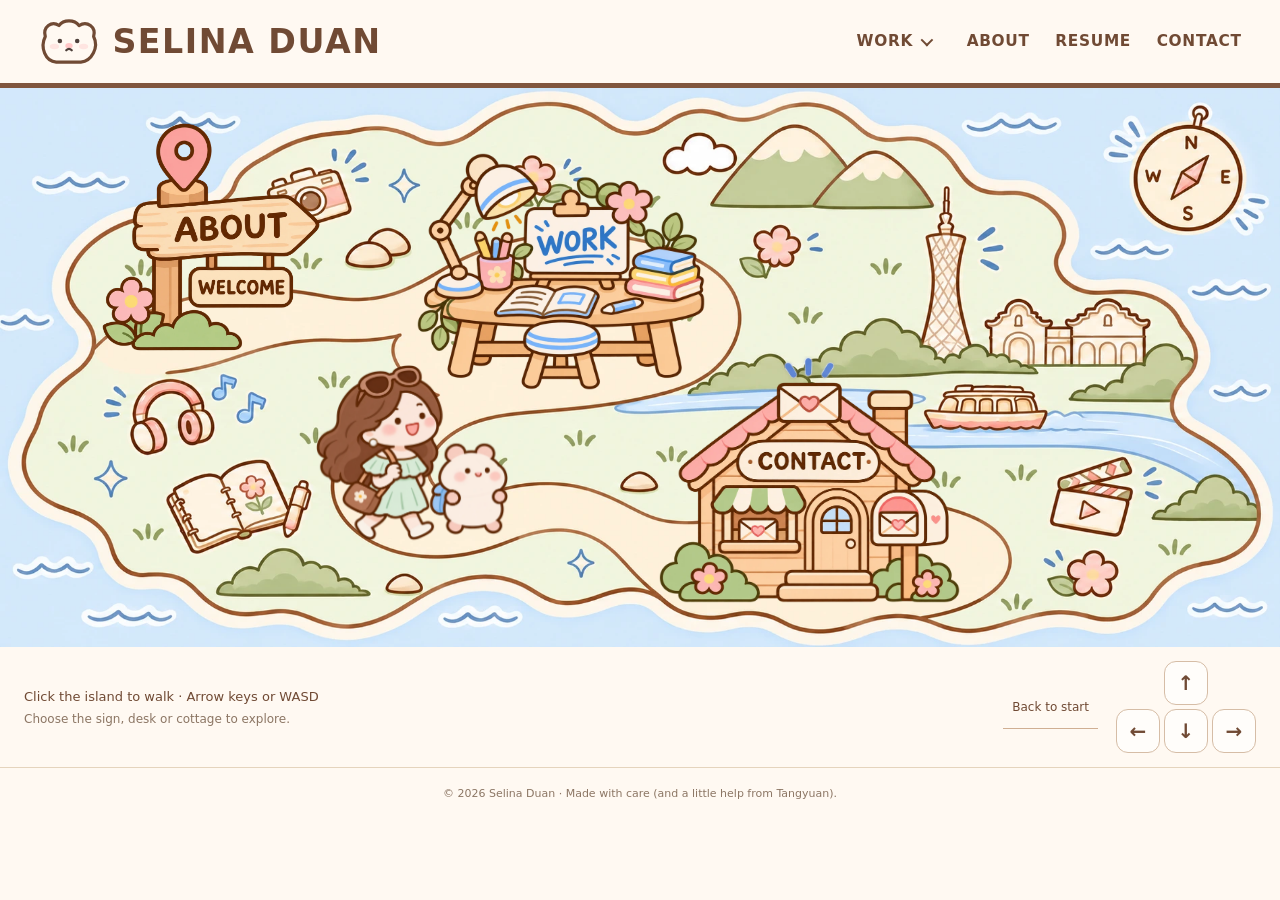
<file: index.html>
<!doctype html>
<html lang="en"><head><meta charset="utf-8"><meta name="viewport" content="width=device-width,initial-scale=1">
<title>Selina Duan — A Little Creative Atlas</title><meta name="description" content="Explore Selina and Tangyuan’s little island. Discover creative work, meet Selina, and get in touch.">
<link rel="stylesheet" href="atlas.css?v=1"><link rel="stylesheet" href="work-nav.css?v=20261111g">
<script src="atlas.js?v=1" defer></script><script src="work-nav.js?v=20261111g" defer></script></head><body>
<a class="skip-link" href="#travelMap">Skip to the island</a>
<header class="topbar">
  <a class="brand" href="index.html" aria-label="Selina Duan home"><svg class="brand-hamster" viewBox="0 0 68 56" aria-hidden="true"><path d="M8 22C5 12 15 4 23 10c5-7 17-7 22 0 9-6 19 2 16 12 6 12-2 27-14 28H20C8 49 2 34 8 22Z" fill="#fff9f2" stroke="#704a34" stroke-width="3.5" stroke-linejoin="round"/><circle cx="24" cy="27" r="2.5" fill="#4d403a"/><circle cx="43" cy="27" r="2.5" fill="#4d403a"/><ellipse cx="34" cy="32" rx="4" ry="3" fill="#ffc7c7"/><path d="M31 37q3-3 6 0" fill="none" stroke="#4d403a" stroke-width="2.5" stroke-linecap="round"/><ellipse cx="18" cy="33" rx="5" ry="3" fill="#ffc7c766"/><ellipse cx="50" cy="33" rx="5" ry="3" fill="#ffc7c766"/></svg><span>Selina Duan</span></a>
  <button class="menu" aria-label="Open navigation" aria-expanded="false" aria-controls="mainNav">☰</button>
  <nav id="mainNav" class="nav" aria-label="Main navigation"><a href="work.html">Work</a><a href="about.html">About</a><a href="resume.html">Resume</a><a href="contact.html">Contact</a></nav>
</header>
<main><h1 class="sr-only">Explore Selina’s creative island</h1>
<div class="atlas-viewport"><div class="atlas-stage" id="travelMap" tabindex="0" aria-label="Selina’s interactive island" aria-describedby="atlasHint">
<img class="atlas-background" src="assets/atlas/background.webp" width="1897" height="829" alt="A pastel island with a winding path, Guangzhou landmarks, mountains and a river." fetchpriority="high" draggable="false">
<a class="atlas-entry entry-about" href="about.html" aria-label="About Selina — welcome sign"><img src="assets/atlas/about.webp" alt="" draggable="false"></a>
<a class="atlas-entry entry-work" href="work.html" aria-label="Explore Work — creative desk"><img src="assets/atlas/work.webp" alt="" draggable="false"></a>
<a class="atlas-entry entry-contact" href="contact.html" aria-label="Contact Selina — mail cottage"><img src="assets/atlas/contact.webp" alt="" draggable="false"></a>
<div class="atlas-destination" aria-hidden="true"></div>
<div class="atlas-actor" id="traveler" role="img" aria-label="Selina and Tangyuan exploring together"><div class="actor-turn"><div class="actor-facing"><img class="actor-sprite" src="assets/atlas/characters.webp" alt="" draggable="false"></div></div></div>
</div></div>
<div class="atlas-toolbar"><p class="atlas-hint" id="atlasHint">Click the island to walk · Arrow keys or WASD<span>Choose the sign, desk or cottage to explore.</span></p><div class="atlas-actions"><button class="reset-walk" type="button" id="resetWalk">Back to start</button><div class="direction-pad" role="group" aria-label="Walking controls"><button type="button" data-direction="up" aria-label="Walk up">↑</button><button type="button" data-direction="left" aria-label="Walk left">←</button><button type="button" data-direction="down" aria-label="Walk down">↓</button><button type="button" data-direction="right" aria-label="Walk right">→</button></div></div></div>
<p id="atlasStatus" class="sr-only" role="status" aria-live="polite"></p><p id="atlasError" class="atlas-error" hidden>Some island artwork could not load. Please refresh, or use the navigation above to explore.</p>
<noscript><p class="atlas-error">Walking needs JavaScript. You can still open About, Work and Contact from the illustrated entrances or navigation.</p></noscript>
</main><footer class="atlas-footer">© 2026 Selina Duan · Made with care (and a little help from Tangyuan).</footer>
</body></html>
</file>
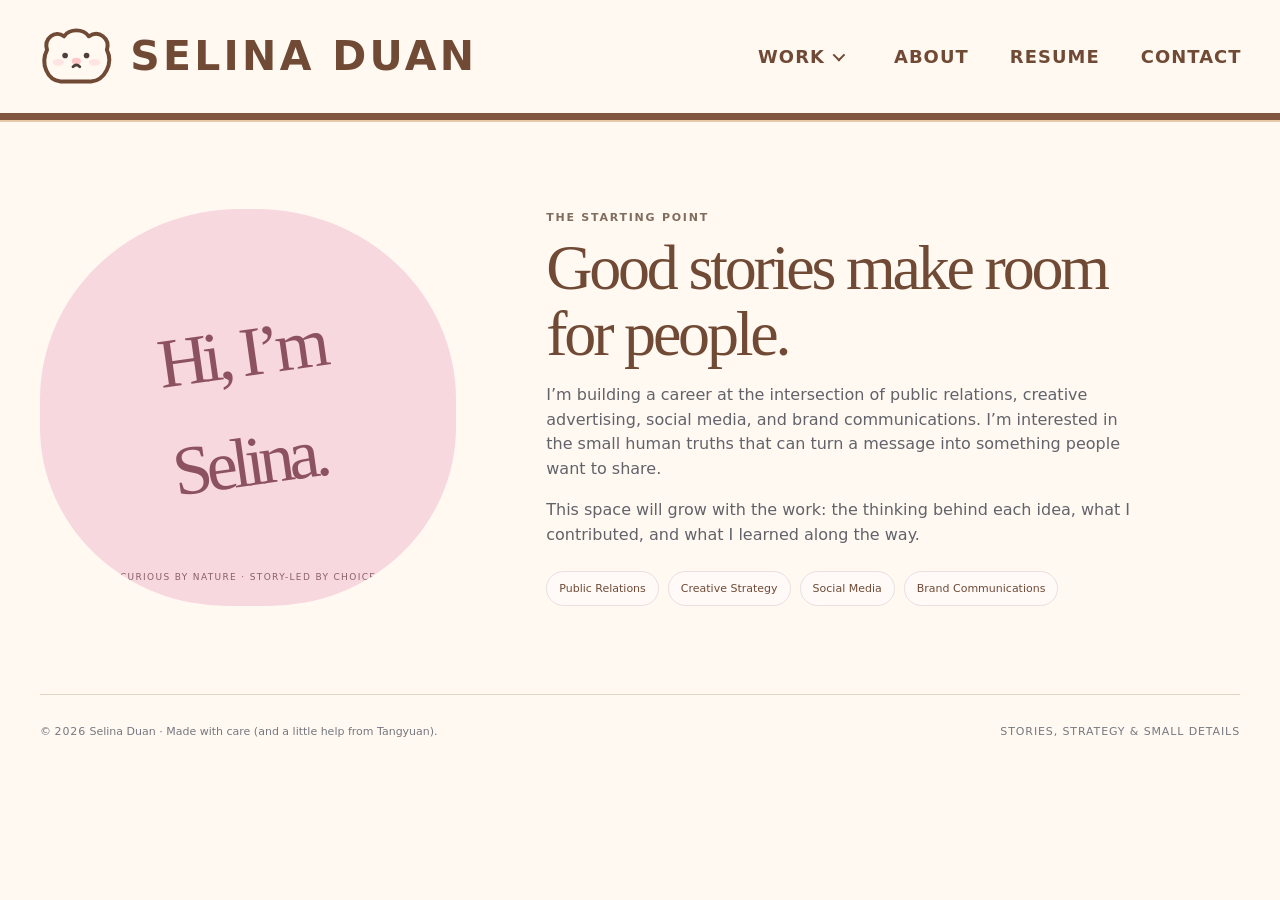
<file: about.html>
<!doctype html>
<html lang="en"><head><meta charset="utf-8"><meta name="viewport" content="width=device-width,initial-scale=1"><title>About Selina Duan</title><link rel="stylesheet" href="portfolio.css"><link rel="stylesheet" href="work-nav.css?v=20261111g"></head><body><header class="topbar">
  <a class="brand" href="index.html" aria-label="Selina Duan home"><svg class="brand-hamster" viewBox="0 0 68 56" aria-hidden="true"><path d="M8 22C5 12 15 4 23 10c5-7 17-7 22 0 9-6 19 2 16 12 6 12-2 27-14 28H20C8 49 2 34 8 22Z" fill="#fff9f2" stroke="#704a34" stroke-width="3.5" stroke-linejoin="round"/><circle cx="24" cy="27" r="2.5" fill="#4d403a"/><circle cx="43" cy="27" r="2.5" fill="#4d403a"/><ellipse cx="34" cy="32" rx="4" ry="3" fill="#ffc7c7"/><path d="M31 37q3-3 6 0" fill="none" stroke="#4d403a" stroke-width="2.5" stroke-linecap="round"/><ellipse cx="18" cy="33" rx="5" ry="3" fill="#ffc7c766"/><ellipse cx="50" cy="33" rx="5" ry="3" fill="#ffc7c766"/></svg><span>Selina Duan</span></a>
  <button class="menu" aria-label="Open navigation" aria-expanded="false">☰</button>
  <nav class="nav" aria-label="Main navigation"><a href="work.html">Work</a><a href="photography.html">Photography</a><a class="current" href="about.html">About</a><a href="resume.html">Resume</a><a href="contact.html">Contact</a></nav>
</header><main><section class="section" id="about"><div class="wrap about-grid"><div class="about-stamp"><span>Hi, I’m<br>Selina.</span><small>Curious by nature · Story-led by choice</small></div><div class="about-copy"><div class="kicker">The starting point</div><h2>Good stories make room for people.</h2><p>I’m building a career at the intersection of public relations, creative advertising, social media, and brand communications. I’m interested in the small human truths that can turn a message into something people want to share.</p><p>This space will grow with the work: the thinking behind each idea, what I contributed, and what I learned along the way.</p><div class="focus-list"><span>Public Relations</span><span>Creative Strategy</span><span>Social Media</span><span>Brand Communications</span></div></div></div></section></main><footer class="wrap footer"><span>© <span>2026</span> Selina Duan · Made with care (and a little help from Tangyuan).</span><span>Stories, strategy & small details</span></footer><script>const menu=document.querySelector(".menu"),nav=document.querySelector(".nav");if(menu&&nav){menu.addEventListener("click",()=>{const open=nav.classList.toggle("open");menu.setAttribute("aria-expanded",open);menu.textContent=open?"×":"☰"});nav.querySelectorAll("a").forEach(a=>a.addEventListener("click",()=>{nav.classList.remove("open");menu.setAttribute("aria-expanded","false");menu.textContent="☰"}))}</script><script src="work-nav.js?v=20261111g"></script></body></html>
</file>
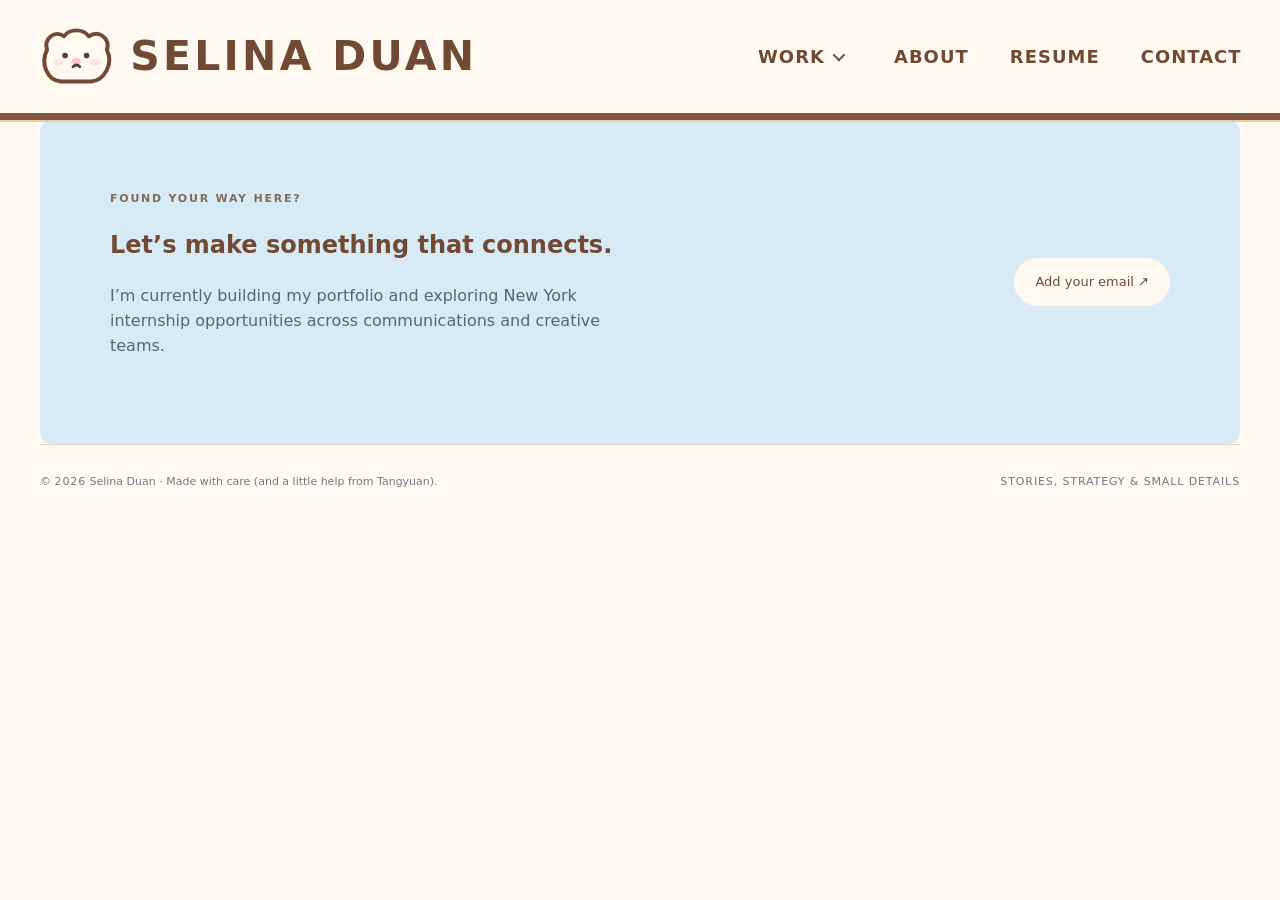
<file: contact.html>
<!doctype html>
<html lang="en"><head><meta charset="utf-8"><meta name="viewport" content="width=device-width,initial-scale=1"><title>Contact — Selina Duan</title><link rel="stylesheet" href="portfolio.css"><link rel="stylesheet" href="work-nav.css?v=20261111g"></head><body><header class="topbar">
  <a class="brand" href="index.html" aria-label="Selina Duan home"><svg class="brand-hamster" viewBox="0 0 68 56" aria-hidden="true"><path d="M8 22C5 12 15 4 23 10c5-7 17-7 22 0 9-6 19 2 16 12 6 12-2 27-14 28H20C8 49 2 34 8 22Z" fill="#fff9f2" stroke="#704a34" stroke-width="3.5" stroke-linejoin="round"/><circle cx="24" cy="27" r="2.5" fill="#4d403a"/><circle cx="43" cy="27" r="2.5" fill="#4d403a"/><ellipse cx="34" cy="32" rx="4" ry="3" fill="#ffc7c7"/><path d="M31 37q3-3 6 0" fill="none" stroke="#4d403a" stroke-width="2.5" stroke-linecap="round"/><ellipse cx="18" cy="33" rx="5" ry="3" fill="#ffc7c766"/><ellipse cx="50" cy="33" rx="5" ry="3" fill="#ffc7c766"/></svg><span>Selina Duan</span></a>
  <button class="menu" aria-label="Open navigation" aria-expanded="false">☰</button>
  <nav class="nav" aria-label="Main navigation"><a href="work.html">Work</a><a href="photography.html">Photography</a><a href="about.html">About</a><a href="resume.html">Resume</a><a class="current" href="contact.html">Contact</a></nav>
</header><main><section class="wrap contact" id="contact"><div><div class="kicker">Found your way here?</div><h2>Let’s make something that connects.</h2><p>I’m currently building my portfolio and exploring New York internship opportunities across communications and creative teams.</p></div><a class="pill" href="mailto:ADD-YOUR-EMAIL">Add your email ↗</a></section></main><footer class="wrap footer"><span>© <span>2026</span> Selina Duan · Made with care (and a little help from Tangyuan).</span><span>Stories, strategy & small details</span></footer><script>const menu=document.querySelector(".menu"),nav=document.querySelector(".nav");if(menu&&nav){menu.addEventListener("click",()=>{const open=nav.classList.toggle("open");menu.setAttribute("aria-expanded",open);menu.textContent=open?"×":"☰"});nav.querySelectorAll("a").forEach(a=>a.addEventListener("click",()=>{nav.classList.remove("open");menu.setAttribute("aria-expanded","false");menu.textContent="☰"}))}</script><script src="work-nav.js?v=20261111g"></script></body></html>
</file>
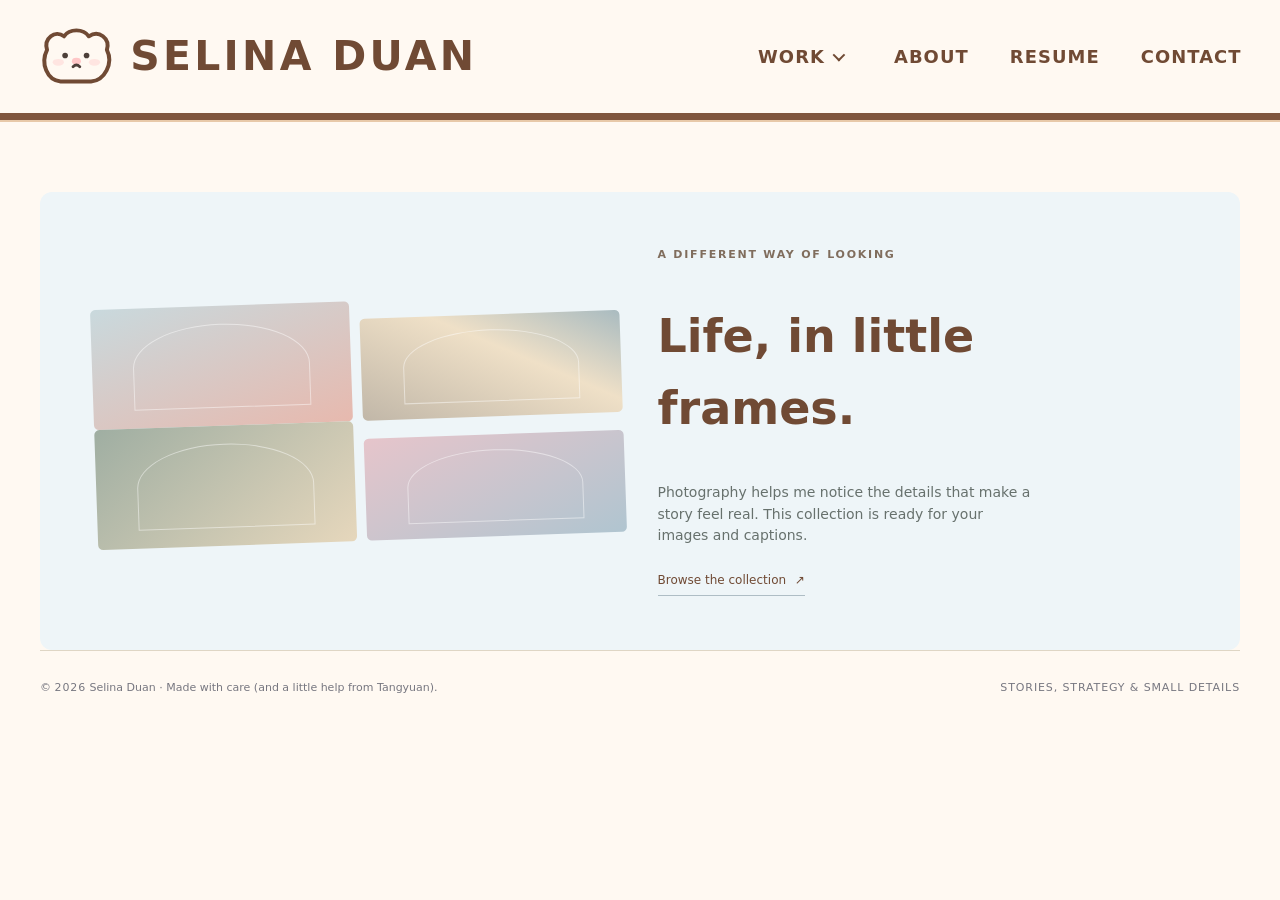
<file: photography.html>
<!doctype html>
<html lang="en"><head><meta charset="utf-8"><meta name="viewport" content="width=device-width,initial-scale=1"><title>Photography — Selina Duan</title><link rel="stylesheet" href="portfolio.css"><link rel="stylesheet" href="work-nav.css?v=20261111g"></head><body><header class="topbar">
  <a class="brand" href="index.html" aria-label="Selina Duan home"><svg class="brand-hamster" viewBox="0 0 68 56" aria-hidden="true"><path d="M8 22C5 12 15 4 23 10c5-7 17-7 22 0 9-6 19 2 16 12 6 12-2 27-14 28H20C8 49 2 34 8 22Z" fill="#fff9f2" stroke="#704a34" stroke-width="3.5" stroke-linejoin="round"/><circle cx="24" cy="27" r="2.5" fill="#4d403a"/><circle cx="43" cy="27" r="2.5" fill="#4d403a"/><ellipse cx="34" cy="32" rx="4" ry="3" fill="#ffc7c7"/><path d="M31 37q3-3 6 0" fill="none" stroke="#4d403a" stroke-width="2.5" stroke-linecap="round"/><ellipse cx="18" cy="33" rx="5" ry="3" fill="#ffc7c766"/><ellipse cx="50" cy="33" rx="5" ry="3" fill="#ffc7c766"/></svg><span>Selina Duan</span></a>
  <button class="menu" aria-label="Open navigation" aria-expanded="false">☰</button>
  <nav class="nav" aria-label="Main navigation"><a href="work.html">Work</a><a class="current" href="photography.html">Photography</a><a href="about.html">About</a><a href="resume.html">Resume</a><a href="contact.html">Contact</a></nav>
</header><main><section class="wrap photography" id="photography"><div class="photo-grid" aria-hidden="true"><div class="photo-tile"></div><div class="photo-tile"></div><div class="photo-tile"></div><div class="photo-tile"></div></div><div><div class="kicker">A different way of looking</div><h2>Life, in little frames.</h2><p>Photography helps me notice the details that make a story feel real. This collection is ready for your images and captions.</p><a class="text-link" href="#work">Browse the collection <span>↗</span></a></div></section></main><footer class="wrap footer"><span>© <span>2026</span> Selina Duan · Made with care (and a little help from Tangyuan).</span><span>Stories, strategy & small details</span></footer><script>const menu=document.querySelector(".menu"),nav=document.querySelector(".nav");if(menu&&nav){menu.addEventListener("click",()=>{const open=nav.classList.toggle("open");menu.setAttribute("aria-expanded",open);menu.textContent=open?"×":"☰"});nav.querySelectorAll("a").forEach(a=>a.addEventListener("click",()=>{nav.classList.remove("open");menu.setAttribute("aria-expanded","false");menu.textContent="☰"}))}</script><script src="work-nav.js?v=20261111g"></script></body></html>
</file>
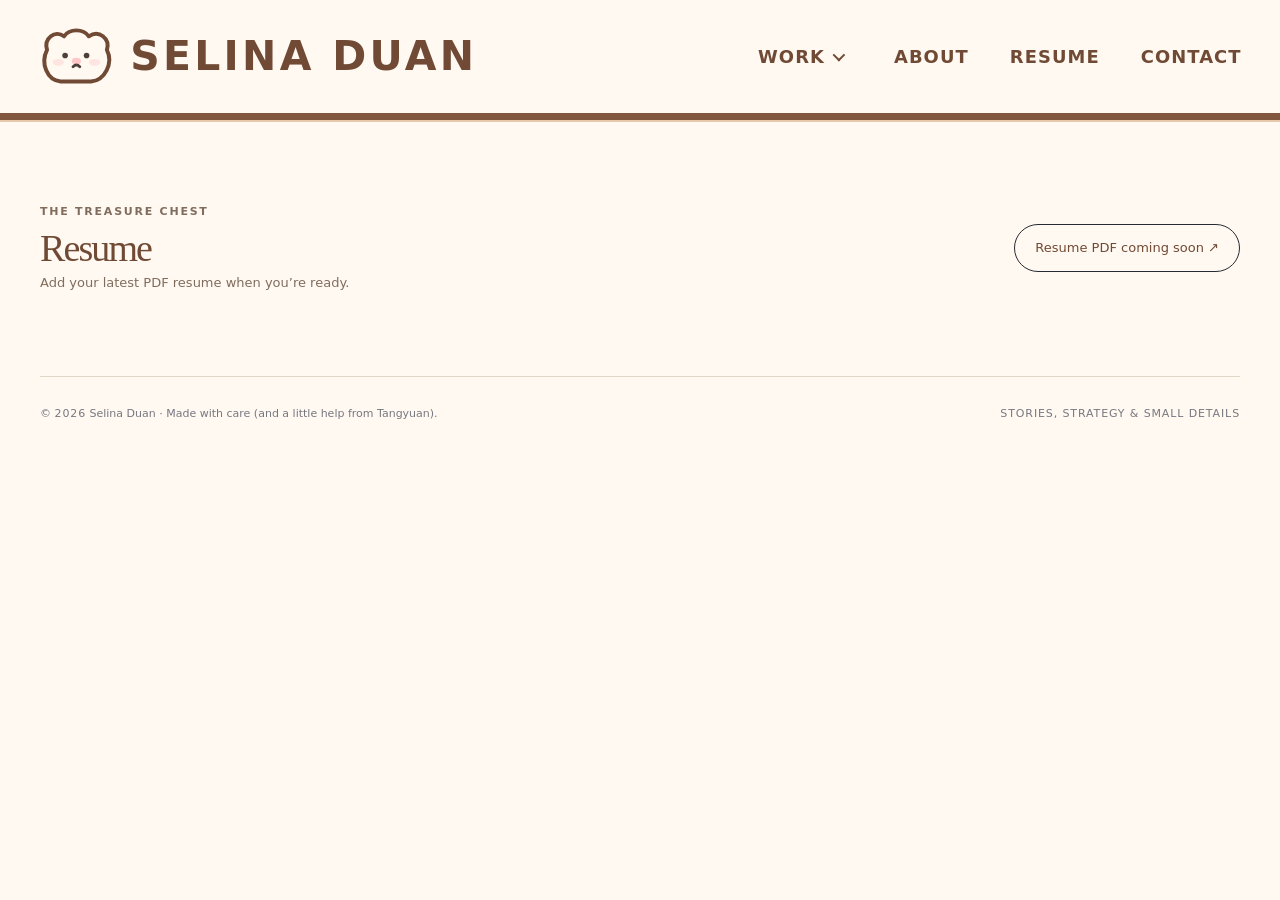
<file: resume.html>
<!doctype html>
<html lang="en"><head><meta charset="utf-8"><meta name="viewport" content="width=device-width,initial-scale=1"><title>Resume — Selina Duan</title><link rel="stylesheet" href="portfolio.css"><link rel="stylesheet" href="work-nav.css?v=20261111g"></head><body><header class="topbar">
  <a class="brand" href="index.html" aria-label="Selina Duan home"><svg class="brand-hamster" viewBox="0 0 68 56" aria-hidden="true"><path d="M8 22C5 12 15 4 23 10c5-7 17-7 22 0 9-6 19 2 16 12 6 12-2 27-14 28H20C8 49 2 34 8 22Z" fill="#fff9f2" stroke="#704a34" stroke-width="3.5" stroke-linejoin="round"/><circle cx="24" cy="27" r="2.5" fill="#4d403a"/><circle cx="43" cy="27" r="2.5" fill="#4d403a"/><ellipse cx="34" cy="32" rx="4" ry="3" fill="#ffc7c7"/><path d="M31 37q3-3 6 0" fill="none" stroke="#4d403a" stroke-width="2.5" stroke-linecap="round"/><ellipse cx="18" cy="33" rx="5" ry="3" fill="#ffc7c766"/><ellipse cx="50" cy="33" rx="5" ry="3" fill="#ffc7c766"/></svg><span>Selina Duan</span></a>
  <button class="menu" aria-label="Open navigation" aria-expanded="false">☰</button>
  <nav class="nav" aria-label="Main navigation"><a href="work.html">Work</a><a href="photography.html">Photography</a><a href="about.html">About</a><a class="current" href="resume.html">Resume</a><a href="contact.html">Contact</a></nav>
</header><main><section class="wrap section" id="resume" style="border:0;padding-top:58px;padding-bottom:58px"><div class="resume-row"><div><div class="kicker">The treasure chest</div><h2 style="font-size:38px">Resume</h2><p>Add your latest PDF resume when you’re ready.</p></div><a class="pill" href="#resume">Resume PDF coming soon ↗</a></div></section></main><footer class="wrap footer"><span>© <span>2026</span> Selina Duan · Made with care (and a little help from Tangyuan).</span><span>Stories, strategy & small details</span></footer><script>const menu=document.querySelector(".menu"),nav=document.querySelector(".nav");if(menu&&nav){menu.addEventListener("click",()=>{const open=nav.classList.toggle("open");menu.setAttribute("aria-expanded",open);menu.textContent=open?"×":"☰"});nav.querySelectorAll("a").forEach(a=>a.addEventListener("click",()=>{nav.classList.remove("open");menu.setAttribute("aria-expanded","false");menu.textContent="☰"}))}</script><script src="work-nav.js?v=20261111g"></script></body></html>
</file>
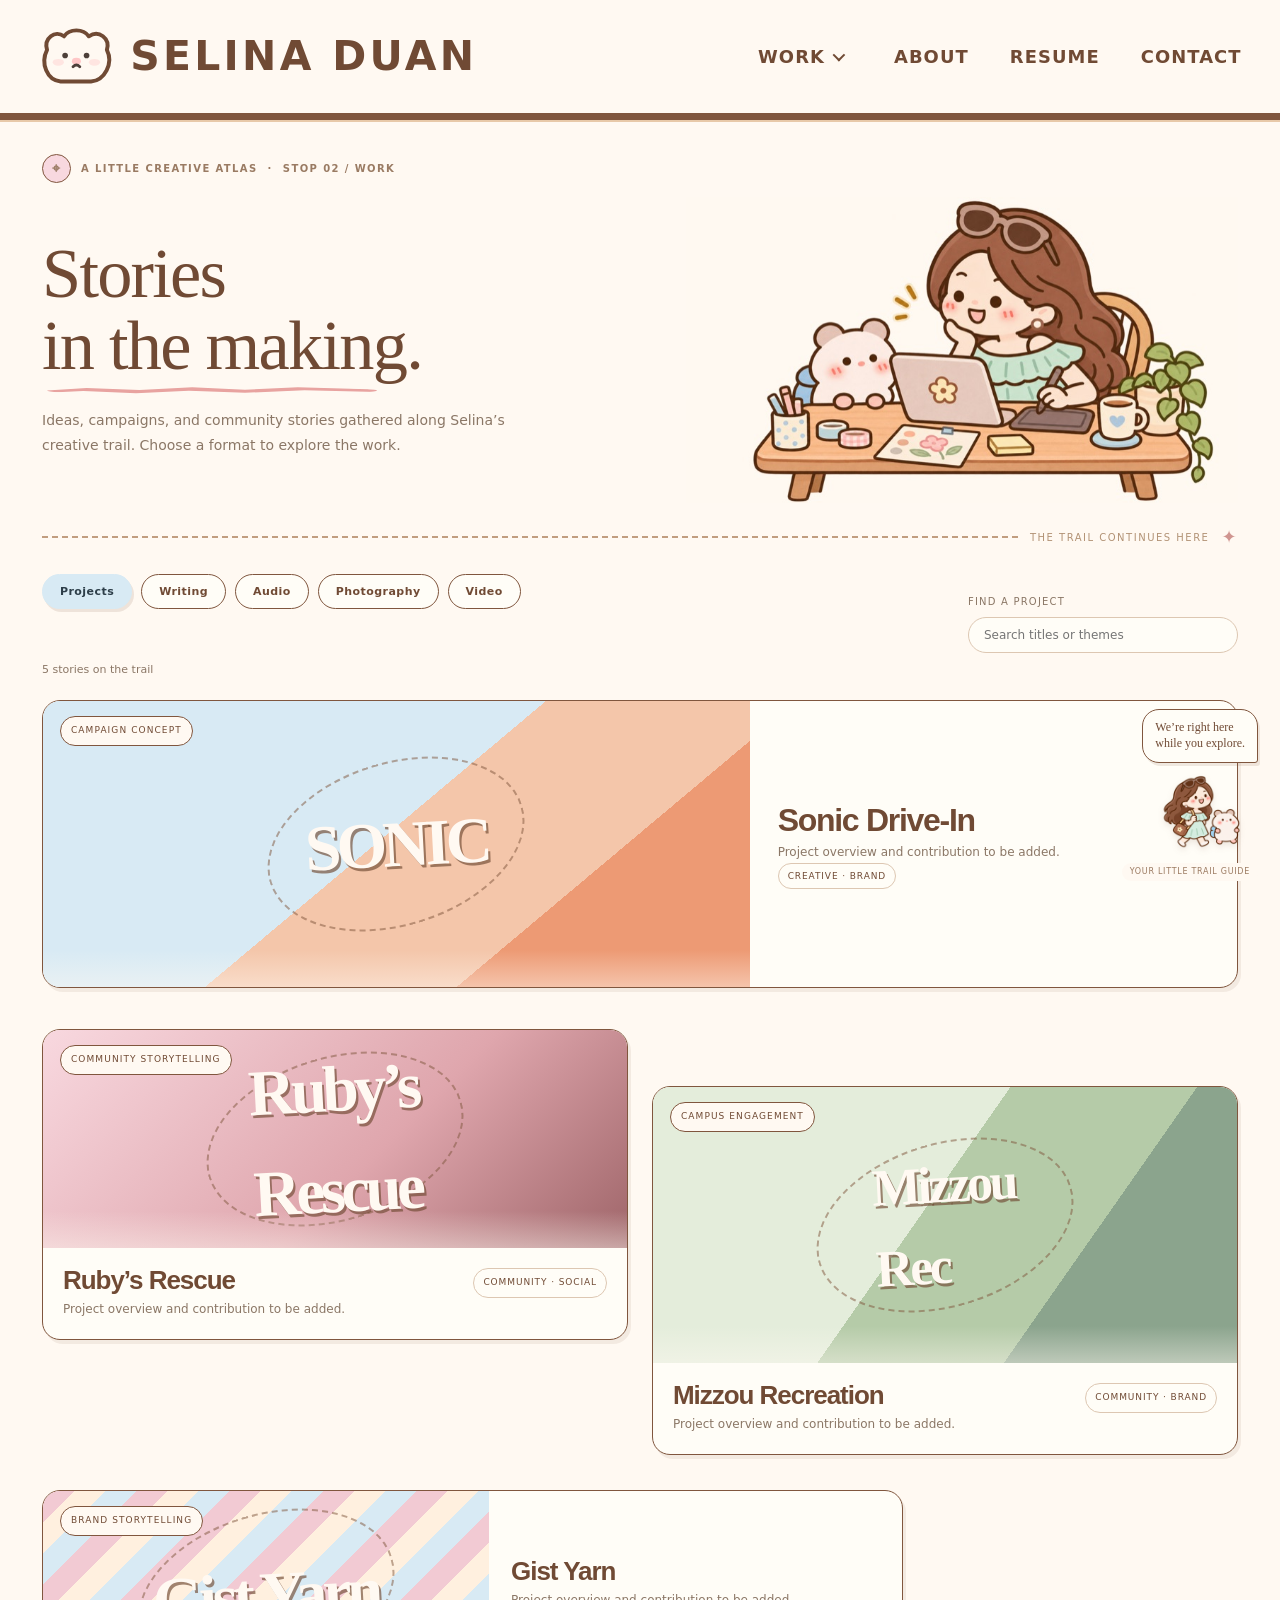
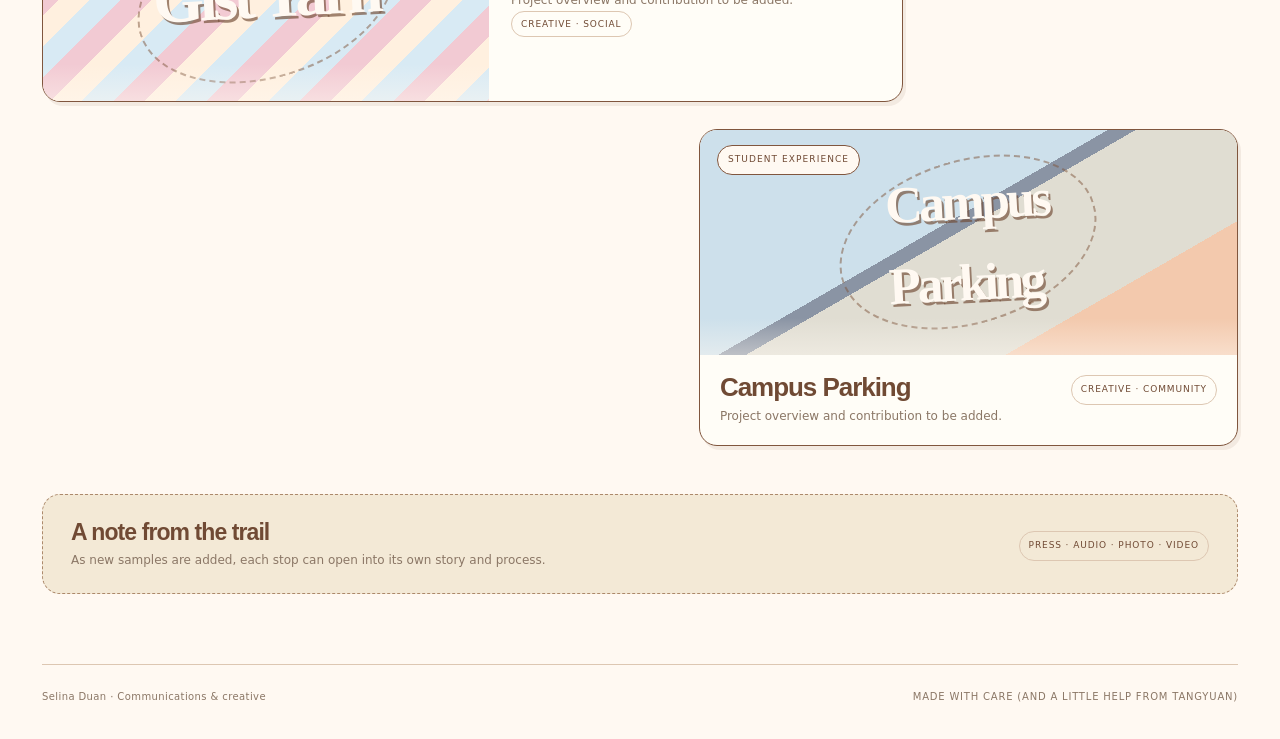
<file: work.html>
<!doctype html>
<html lang="en">
<head>
<meta charset="utf-8"><meta name="viewport" content="width=device-width,initial-scale=1">
<title>Work — Selina Duan</title><link rel="stylesheet" href="portfolio.css">
<style>
:root{--cream:#fff9f2;--paper:#fffdf7;--blue:#d8eaf4;--pink:#f8d8df;--ink:#704a34;--brown:#80563e;--mint:#e5eddb;--muted:#8b7766;--line:#ddc7b2;--sans:Inter,'Avenir Next',Avenir,system-ui,sans-serif;--serif:Georgia,'Times New Roman',serif}
*{box-sizing:border-box}html{scroll-behavior:smooth}body{margin:0;background:var(--cream);color:var(--ink);font-family:var(--sans)}a{color:inherit;text-decoration:none}.shell{max-width:1320px;margin:auto;padding:0 42px}.route{margin:34px 0 14px;display:flex;align-items:center;gap:10px;text-transform:uppercase;letter-spacing:.14em;font-size:10px;font-weight:800;color:#9a7b63}.route .pin{display:grid;place-items:center;width:29px;height:29px;background:var(--pink);border:1px solid var(--brown);border-radius:50%;font-size:14px}.intro{display:grid;grid-template-columns:1fr 380px;align-items:end;gap:30px;margin-bottom:30px}.intro h1{font-family:var(--serif);font-size:clamp(45px,6.5vw,82px);line-height:.95;letter-spacing:-.06em;font-weight:500;margin:0}.intro p{max-width:365px;font-size:14px;line-height:1.8;color:var(--muted);margin:0 0 4px}.path{height:24px;margin:3px 0 25px;display:flex;align-items:center;gap:12px;color:#b29275;font-size:10px;letter-spacing:.15em;text-transform:uppercase}.path:before{content:"";height:0;flex:1;border-top:2px dashed #c19d7f}.path:after{content:"✦";font-size:18px;color:#d09590}.filters{display:flex;gap:9px;flex-wrap:wrap;margin-bottom:22px}.filter{appearance:none;border:1.5px solid var(--brown);background:#fffdf7;border-radius:999px;padding:10px 17px;font:700 11px var(--sans);letter-spacing:.04em;color:var(--ink)}.filter.active{background:var(--blue);box-shadow:2px 3px 0 #80563e22}.grid{display:grid;grid-template-columns:1fr 1fr;gap:22px;margin-bottom:48px}.card{border:1.5px solid var(--brown);border-radius:18px;background:var(--paper);overflow:hidden;box-shadow:3px 4px 0 #80563e18}.art{height:245px;position:relative;display:grid;place-items:center;overflow:hidden;background:linear-gradient(140deg,#d8eaf4 0 48%,#f4c6aa 48% 72%,#ed9a74 72%)}.art::before{content:"";position:absolute;width:260px;height:160px;border:2px dashed #80563e82;border-radius:50%;transform:rotate(-17deg)}.art::after{content:"";position:absolute;inset:auto 0 0;height:37px;background:linear-gradient(transparent,#fff9f270)}.art.ruby{background:linear-gradient(135deg,#f8d8df,#dfa6ad 57%,#9f6569)}.art.mizzou{background:linear-gradient(125deg,#e4eddb 0 46%,#b5cba8 46% 70%,#8ba48d 70%)}.art.gist{background:repeating-linear-gradient(135deg,#f2cad3 0 22px,#fff0df 22px 44px,#d8eaf4 44px 66px)}.art.parking{background:linear-gradient(150deg,#cde0eb 0 44%,#8a94a4 44% 47%,#e0ddd2 47% 75%,#f3c9ad 75%)}.badge{position:absolute;z-index:1;left:17px;top:15px;padding:7px 10px;border:1px solid var(--brown);border-radius:999px;background:#fff9f2;font-size:9px;text-transform:uppercase;letter-spacing:.12em}.stamp{position:relative;z-index:1;font-family:var(--serif);font-size:65px;font-weight:600;letter-spacing:-.07em;color:#fff9f2;text-shadow:2px 3px 0 #704a34a8;transform:rotate(-3deg)}.art.sonic .stamp{color:#fff9f2}.art.mizzou .stamp,.art.parking .stamp{font-size:52px}.meta{padding:17px 20px 19px;display:flex;justify-content:space-between;gap:18px;align-items:start}.meta h2{font:500 26px var(--serif);margin:0 0 4px;letter-spacing:-.035em}.meta p{margin:0;font-size:12px;color:var(--muted);line-height:1.6}.type{white-space:nowrap;font-size:9px;text-transform:uppercase;letter-spacing:.1em;border:1px solid var(--line);border-radius:999px;padding:7px 9px;margin-top:3px}.note{display:grid;grid-template-columns:1fr auto;align-items:center;gap:28px;padding:24px 28px;margin:0 0 70px;background:#f3e9d6;border:1.5px dashed #ac896b;border-radius:18px}.note h2{font:500 23px var(--serif);margin:0 0 5px}.note p{font-size:12px;color:var(--muted);margin:0}.companion{position:fixed;z-index:6;right:22px;bottom:19px;display:flex;flex-direction:column;align-items:flex-end;gap:6px;max-width:164px;pointer-events:none}.bubble{border:1.5px solid var(--brown);border-radius:17px 17px 3px 17px;padding:10px 12px;background:var(--paper);box-shadow:2px 3px 0 #80563e20;font-family:var(--serif);font-size:12px;line-height:1.3;text-align:left}.duo{width:112px;height:88px;object-fit:contain;object-position:center;filter:drop-shadow(0 3px 3px #704a3420)}.companion small{font-size:8px;letter-spacing:.09em;text-transform:uppercase;color:#9b7a61;background:var(--cream);padding:3px 8px;border-radius:999px}.footer{padding:24px 0 34px;border-top:1px solid var(--line);display:flex;justify-content:space-between;font-size:10px;color:var(--muted);letter-spacing:.04em}
@media(max-width:700px){.shell{padding:0 20px}.route{margin-top:26px}.intro{grid-template-columns:1fr;gap:13px}.intro h1{font-size:56px}.intro p{font-size:12px;max-width:440px}.grid{grid-template-columns:1fr;gap:15px}.art{height:210px}.meta{padding:14px}.meta h2{font-size:23px}.note{grid-template-columns:1fr;padding:20px;margin-bottom:94px}.companion{right:12px;bottom:12px;max-width:126px}.bubble{font-size:10px;padding:8px 10px}.duo{width:86px;height:66px}.companion small{font-size:7px}.footer{font-size:9px;gap:10px;flex-direction:column}}

/* Hand-lettered display type and a more varied trail layout. */
.intro h1,.meta h2,.note h2{font-family:'Chalkboard SE','Marker Felt','Comic Sans MS','Trebuchet MS',sans-serif;font-weight:800;letter-spacing:-.04em;color:#704a34}
.intro h1{line-height:1.02;letter-spacing:-.045em;text-decoration:underline wavy #e8a3a0;text-decoration-thickness:2px;text-underline-offset:9px}
.grid{grid-template-columns:1fr 1fr;align-items:start;column-gap:24px;row-gap:28px}
.card:nth-child(1){grid-column:1/-1;display:grid;grid-template-columns:1.45fr 1fr;align-items:stretch}
.card:nth-child(1) .art{height:286px}
.card:nth-child(1) .meta{align-self:center;display:block;padding:28px}
.card:nth-child(1) .meta h2{font-size:32px}
.card:nth-child(2){margin-top:13px}
.card:nth-child(2) .art{height:218px}
.card:nth-child(3){margin-top:70px}
.card:nth-child(3) .art{height:276px}
.card:nth-child(4){grid-column:1/-1;width:72%;display:grid;grid-template-columns:1.08fr 1fr;align-items:stretch;margin-top:7px}
.card:nth-child(4) .art{height:210px}
.card:nth-child(4) .meta{align-self:center;display:block;padding:22px}
.card:nth-child(5){grid-column:2/-1;width:92%;margin-left:auto;margin-top:-1px}
.card:nth-child(5) .art{height:225px}
@media(max-width:700px){
.intro h1{font-size:52px}
.grid{grid-template-columns:1fr;gap:17px}
.card:nth-child(n){grid-column:1/-1;width:auto;display:block;margin:0}
.card:nth-child(n) .art{height:210px}
.card:nth-child(1) .meta{display:flex;padding:14px}
.card:nth-child(1) .meta h2{font-size:23px}
.card:nth-child(4) .meta{display:flex;padding:14px}
}

/* Artistic title and Selina + Tangyuan working vignette. */
.intro{grid-template-columns:minmax(0,.9fr) minmax(0,1.1fr);align-items:center;gap:24px;margin:8px 0 24px}
.intro-copy{position:relative;z-index:1}
.intro h1{font-family:'Snell Roundhand','Brush Script MT','Segoe Script','URW Chancery L',cursive;font-size:clamp(58px,7vw,92px);font-weight:500;line-height:.98;letter-spacing:-.025em;color:#704a34;text-decoration:none;white-space:nowrap}
.intro h1::after{content:"";display:block;width:min(78%,330px);height:9px;margin:4px 0 13px 5px;background:#e8a3a0;border-radius:50%;clip-path:polygon(0 53%,12% 25%,28% 47%,44% 17%,60% 43%,76% 16%,100% 40%,100% 70%,78% 50%,60% 78%,43% 54%,27% 84%,11% 59%,0 78%)}
.intro .intro-copy p{max-width:365px;font-size:14px;line-height:1.8;color:var(--muted);margin:0 0 4px}
.scene-spot{margin:0;min-width:0;display:flex;justify-content:center;align-items:center;background:#fff9f2;border-radius:18px}
.desk-scene{display:block;width:100%;max-width:650px;height:auto;max-height:355px;object-fit:contain;filter:drop-shadow(0 8px 8px #704a3422)}
@media(max-width:700px){
 .intro{grid-template-columns:1fr;gap:8px;margin-top:4px}
 .intro h1{font-size:clamp(58px,15vw,76px);white-space:normal}
 .intro h1::after{margin-top:1px;margin-bottom:8px}
 .intro .intro-copy p{font-size:12px;max-width:440px}
 .scene-spot{width:min(100%,500px);margin:0 auto}
 .desk-scene{max-height:270px}
}


/* Hero composition: copy left, compact working scene at upper right. */
.intro{grid-template-columns:minmax(0,1.05fr) minmax(0,.95fr);align-items:center;gap:34px;margin-top:4px;margin-bottom:22px}
.intro-copy{min-width:0;max-width:620px}
.intro h1{font-size:clamp(52px,5.5vw,76px);line-height:1.02;white-space:normal;letter-spacing:-.025em}
.intro .intro-copy p{max-width:480px}
.scene-spot{justify-content:flex-end;overflow:visible}
.desk-scene{width:100%;max-width:570px;max-height:none;height:auto;object-fit:contain;filter:none}
@media(max-width:560px){
 .intro{grid-template-columns:1fr;gap:10px}
 .intro h1{font-size:clamp(56px,10vw,76px)}
 .scene-spot{width:min(100%,560px);margin:0 auto;justify-content:center}
 .desk-scene{max-height:360px}
}
@media(max-width:560px){.intro{gap:8px}.intro h1{font-size:clamp(52px,13vw,68px)}.desk-scene{max-height:290px}}
@media(min-width:561px) and (max-width:860px){.intro{grid-template-columns:minmax(0,1.05fr) minmax(0,.95fr);gap:16px}.intro h1{font-size:clamp(42px,7.2vw,60px)}}


.work-tools{display:grid;grid-template-columns:minmax(0,1fr) minmax(210px,270px);align-items:center;gap:8px 20px;margin-bottom:22px}
.work-tools .filters{margin:0}
.filter{cursor:pointer;transition:background .18s ease,transform .18s ease}
.filter:hover{transform:translateY(-1px)}
.filter:focus-visible,.work-search:focus-visible{outline:3px solid #d69b99;outline-offset:3px}
.work-search-label{font-size:10px;letter-spacing:.12em;text-transform:uppercase;color:var(--muted);grid-column:2;grid-row:1;align-self:end}
.work-search{grid-column:2;grid-row:2;width:100%;border:1.5px solid var(--line);border-radius:999px;background:var(--paper);padding:10px 15px;color:var(--ink);font:12px var(--sans)}
.work-count{grid-column:1/-1;margin:0;color:var(--muted);font-size:11px}
.work-empty{padding:30px 20px;border:1.5px dashed var(--line);border-radius:16px;color:var(--muted);text-align:center;font-size:13px}
.card[hidden],.work-empty[hidden]{display:none!important}
@media(max-width:700px){.work-tools{grid-template-columns:1fr;gap:10px}.work-search-label,.work-search{grid-column:1;grid-row:auto}.work-count{grid-column:1}}

@media(max-width:700px){}

.nav a.current{border-bottom:2px solid #dc9691}
</style>
<link rel="stylesheet" href="work-nav.css?v=20261111g"></head>
<body>
<header class="topbar">
  <a class="brand" href="index.html" aria-label="Selina Duan home"><svg class="brand-hamster" viewBox="0 0 68 56" aria-hidden="true"><path d="M8 22C5 12 15 4 23 10c5-7 17-7 22 0 9-6 19 2 16 12 6 12-2 27-14 28H20C8 49 2 34 8 22Z" fill="#fff9f2" stroke="#704a34" stroke-width="3.5" stroke-linejoin="round"/><circle cx="24" cy="27" r="2.5" fill="#4d403a"/><circle cx="43" cy="27" r="2.5" fill="#4d403a"/><ellipse cx="34" cy="32" rx="4" ry="3" fill="#ffc7c7"/><path d="M31 37q3-3 6 0" fill="none" stroke="#4d403a" stroke-width="2.5" stroke-linecap="round"/><ellipse cx="18" cy="33" rx="5" ry="3" fill="#ffc7c766"/><ellipse cx="50" cy="33" rx="5" ry="3" fill="#ffc7c766"/></svg><span>Selina Duan</span></a>
  <button class="menu" aria-label="Open navigation" aria-expanded="false">☰</button>
  <nav class="nav" aria-label="Main navigation"><a class="current" href="work.html">Work</a><a class="current" href="photography.html">Photography</a><a href="about.html">About</a><a href="resume.html">Resume</a><a href="contact.html">Contact</a></nav>
</header>
<main class="shell" id="work"><div class="route"><span class="pin">⌖</span> a little creative atlas <span>·</span> stop 02 / work</div><section class="intro"><div class="intro-copy"><h1>Stories<br>in the making.</h1><p>Ideas, campaigns, and community stories gathered along Selina’s creative trail. Choose a format to explore the work.</p></div><figure class="scene-spot"><img class="desk-scene" src="[data-uri]" alt="Selina working on a project at her desk, with Tangyuan beside her." /></figure></section><div class="path">The trail continues here</div><div class="work-tools"><div class="filters" role="group" aria-label="Filter work by format"><button type="button" class="filter active" data-filter="project" aria-pressed="true">Projects</button><button type="button" class="filter" data-filter="writing" aria-pressed="false">Writing</button><button type="button" class="filter" data-filter="audio" aria-pressed="false">Audio</button><button type="button" class="filter" data-filter="photography" aria-pressed="false">Photography</button><button type="button" class="filter" data-filter="video" aria-pressed="false">Video</button></div><label class="work-search-label" for="workSearch">Find a project</label><input class="work-search" id="workSearch" type="search" placeholder="Search titles or themes" autocomplete="off"><p class="work-count" id="workCount" aria-live="polite"></p></div><section class="grid" aria-label="Selected portfolio projects"><article class="card" data-category="project"><div class="art sonic"><span class="badge">Campaign concept</span><span class="stamp">SONIC</span></div><div class="meta"><div><h2>Sonic Drive-In</h2><p>Project overview and contribution to be added.</p></div><span class="type">Creative · Brand</span></div></article><article class="card" data-category="project"><div class="art ruby"><span class="badge">Community storytelling</span><span class="stamp">Ruby’s<br>Rescue</span></div><div class="meta"><div><h2>Ruby’s Rescue</h2><p>Project overview and contribution to be added.</p></div><span class="type">Community · Social</span></div></article><article class="card" data-category="project"><div class="art mizzou"><span class="badge">Campus engagement</span><span class="stamp">Mizzou<br>Rec</span></div><div class="meta"><div><h2>Mizzou Recreation</h2><p>Project overview and contribution to be added.</p></div><span class="type">Community · Brand</span></div></article><article class="card" data-category="project"><div class="art gist"><span class="badge">Brand storytelling</span><span class="stamp">Gist Yarn</span></div><div class="meta"><div><h2>Gist Yarn</h2><p>Project overview and contribution to be added.</p></div><span class="type">Creative · Social</span></div></article><article class="card" data-category="project"><div class="art parking"><span class="badge">Student experience</span><span class="stamp">Campus<br>Parking</span></div><div class="meta"><div><h2>Campus Parking</h2><p>Project overview and contribution to be added.</p></div><span class="type">Creative · Community</span></div></article></section><p class="work-empty" id="workEmpty" hidden>No work in this format yet. More stories are on the way.</p><section class="note"><div><h2>A note from the trail</h2><p>As new samples are added, each stop can open into its own story and process.</p></div><span class="type">Press · Audio · Photo · Video</span></section><footer class="footer"><span>Selina Duan · Communications & creative</span><span>Made with care (and a little help from Tangyuan)</span></footer></main>
<aside class="companion" aria-label="Selina and Tangyuan companion"><div class="bubble">We’re right here<br>while you explore.</div><img class="duo" alt="Selina and Tangyuan" src="[data-uri]"><small>your little trail guide</small></aside>
<script>const menu=document.querySelector(".menu"),nav=document.querySelector(".nav");if(menu&&nav){menu.addEventListener("click",()=>{const open=nav.classList.toggle("open");menu.setAttribute("aria-expanded",open);menu.textContent=open?"×":"☰"});nav.querySelectorAll("a").forEach(a=>a.addEventListener("click",()=>{nav.classList.remove("open");menu.setAttribute("aria-expanded","false");menu.textContent="☰"}))}</script>
<script>
(() => {
  const cards=[...document.querySelectorAll('.grid .card')];
  const filters=[...document.querySelectorAll('.filters [data-filter]')];
  const search=document.querySelector('#workSearch');
  const count=document.querySelector('#workCount');
  const empty=document.querySelector('#workEmpty');
  let category='project';
  function update(){
    const query=search.value.trim().toLocaleLowerCase();
    let visible=0;
    for(const card of cards){
      const categoryMatch=category==='all'||card.dataset.category.split(/\s+/).includes(category);
      const textMatch=!query||card.textContent.toLocaleLowerCase().includes(query);
      const show=categoryMatch&&textMatch;
      card.hidden=!show;
      if(show) visible++;
    }
    count.textContent=query?`${visible} matching ${visible===1?'story':'stories'}`:`${visible} ${visible===1?'story':'stories'} on the trail`;
    empty.hidden=visible!==0;
    empty.textContent=query?'No projects match that search. Try another word.':category==='project'?'No projects to show yet.':`No ${category} pieces here yet. More stories are on the way.`;
  }
  filters.forEach(button=>button.addEventListener('click',()=>{
    category=button.dataset.filter;
    filters.forEach(item=>{const active=item===button;item.classList.toggle('active',active);item.setAttribute('aria-pressed',String(active))});
    update();
  }));
  search.addEventListener('input',update);
  update();
})();
</script>
<script src="work-nav.js?v=20261111g"></script></body></html>
</file>
<file: atlas.css>
:root{--cream:#fff9f2;--ink:#704a34;--blue:#d8eaf4;--atlas-height:calc(100svh - 184px)}
*{box-sizing:border-box}body{margin:0;background:var(--cream);color:var(--ink);font:16px/1.5 'Avenir Next',Avenir,system-ui,sans-serif}a{color:inherit;text-decoration:none}button{font:inherit;color:inherit}button,a{-webkit-tap-highlight-color:transparent}button{cursor:pointer}button:focus-visible,a:focus-visible{outline:3px solid #446d88;outline-offset:5px}.sr-only{position:absolute;width:1px;height:1px;overflow:hidden;clip-path:inset(50%);white-space:nowrap}.skip-link{position:fixed;left:12px;top:8px;z-index:100;background:var(--cream);padding:12px;transform:translateY(-160%)}.skip-link:focus{transform:none}
.topbar{min-height:88px;padding:12px 3%;display:flex;align-items:center;justify-content:space-between;gap:24px;border-bottom:5px solid #80563e;position:relative;z-index:20;background:var(--cream)}.brand{display:flex;align-items:center;gap:12px;font-size:clamp(20px,2.6vw,38px);font-weight:900;letter-spacing:.045em;text-transform:uppercase;white-space:nowrap}.brand-hamster{width:62px;height:56px;flex:none}.nav{display:flex;align-items:center;gap:clamp(12px,2vw,30px);font-size:clamp(12px,1.2vw,17px);font-weight:850;letter-spacing:.045em;text-transform:uppercase}.nav>a{display:flex;align-items:center;min-height:44px;transition:color .18s}.nav>a:hover{color:#ad6569}.menu{display:none;background:none;border:0;width:44px;height:44px;font-size:26px}
.atlas-viewport{display:grid;place-items:center;background:#cfe7f6;overflow:hidden}.atlas-stage{position:relative;isolation:isolate;width:min(100%,calc(var(--atlas-height) * 1897 / 829));aspect-ratio:1897/829;outline-offset:-4px;touch-action:manipulation}.atlas-stage:focus-visible{outline:2px solid #446d88}.atlas-background{display:block;width:100%;height:100%;pointer-events:none;user-select:none}.atlas-entry{position:absolute;display:block;min-width:44px;min-height:44px;outline-offset:4px;border-radius:25%;background:none;touch-action:manipulation}.atlas-entry img{display:block;width:100%;height:auto;pointer-events:none;user-select:none;transform-origin:50% 90%;transition:transform .24s ease,filter .24s ease}.atlas-entry:focus-visible img{transform:translateY(-4px) scale(1.06);filter:drop-shadow(0 5px 3px #704a3430)}.atlas-entry:active img{transform:scale(1.02)}
@media(hover:hover) and (pointer:fine){.atlas-entry:hover img{transform:translateY(-5px) scale(1.065);filter:drop-shadow(0 5px 3px #704a3430)}}
.entry-about{left:8%;top:15%;width:17%;z-index:39}.entry-work{left:32.6%;top:17.5%;width:22.5%;z-index:46}.entry-contact{left:51.5%;top:56%;width:23.5%;z-index:92}
.atlas-actor{position:absolute;left:32%;top:81%;width:15%;transform:translate(-50%,-100%);pointer-events:none;z-index:82;will-change:left,top}.actor-turn{transform-origin:50% 90%;perspective:700px}.actor-facing{transform:scaleX(var(--facing,1));transform-origin:center}.actor-sprite{width:100%;height:auto;display:block;user-select:none;pointer-events:none}.atlas-actor.is-walking .actor-sprite{animation:atlas-step .3s ease-in-out infinite alternate}.atlas-actor.is-turning .actor-turn{animation:atlas-turn .26s ease-in-out both}.atlas-destination{position:absolute;width:14px;height:7px;border:2px solid #947653;border-radius:50%;transform:translate(-50%,-50%);pointer-events:none;z-index:1;opacity:0;transition:opacity .15s}.atlas-destination.visible{opacity:.7}
@keyframes atlas-step{from{transform:translateY(0) rotate(-.7deg)}to{transform:translateY(-3px) rotate(.7deg)}}@keyframes atlas-turn{0%{transform:rotateY(0) translateY(0)}50%{transform:rotateY(78deg) translateY(-3px)}100%{transform:rotateY(0) translateY(0)}}
.atlas-toolbar{max-width:1450px;min-height:96px;margin:auto;padding:14px 24px;display:flex;align-items:center;justify-content:space-between;gap:18px}.atlas-hint{margin:0;font-size:13px}.atlas-hint span{display:block;color:#8c7664;font-size:12px;margin-top:3px}.atlas-actions{display:flex;align-items:center;gap:18px;flex:none}.reset-walk{border:0;border-bottom:1px solid #d0af93;background:transparent;min-height:44px;padding:6px 9px;font-size:12px}.reset-walk:hover{background:#f8e9de}.direction-pad{display:grid;grid-template-columns:repeat(3,44px);grid-template-rows:repeat(2,44px);gap:4px}.direction-pad button{border:1px solid #d6bda6;background:#fffdfa;border-radius:12px;font-weight:800;font-size:20px;touch-action:none;user-select:none}.direction-pad button:hover,.direction-pad button:active{background:#d8eaf4}.direction-pad [data-direction=up]{grid-column:2}.direction-pad [data-direction=left]{grid-column:1;grid-row:2}.direction-pad [data-direction=down]{grid-column:2;grid-row:2}.direction-pad [data-direction=right]{grid-column:3;grid-row:2}.atlas-footer{padding:18px 24px;border-top:1px solid #e5d4bd;text-align:center;color:#8c7664;font-size:11px}.atlas-error{padding:12px 24px;background:#fff0dc;color:#704a34}.nav-work-submenu a{min-height:44px}
@media(max-width:720px){:root{--atlas-height:calc(100svh - 195px)}.topbar{min-height:74px;padding:8px 14px;gap:10px}.brand{font-size:20px;gap:8px}.brand-hamster{width:46px;height:44px}.menu{display:block}.nav{display:none;position:absolute;top:100%;left:0;right:0;padding:16px 20px;background:var(--cream);border-bottom:2px solid #80563e;align-items:stretch;flex-direction:column;gap:8px;font-size:14px}.nav.open{display:flex}.nav-work-menu{width:100%}.nav-work-toggle{width:100%;justify-content:space-between;min-height:44px}.nav-work-submenu{position:static!important;width:100%;margin-top:5px}.atlas-toolbar{padding:12px 16px;align-items:center;gap:12px;flex-wrap:wrap}.atlas-hint{font-size:12px;flex:1;min-width:130px}.atlas-hint span{font-size:11px}.atlas-actions{gap:8px}.reset-walk{font-size:11px;padding-inline:4px}.direction-pad{grid-template-columns:repeat(3,44px);gap:3px}.atlas-footer{text-align:left;padding:16px}.atlas-stage{width:100%}}
@media(max-width:420px){.atlas-actions{width:100%;justify-content:space-between}.atlas-hint{flex-basis:100%}.atlas-footer{font-size:10px}}
@media(prefers-reduced-motion:reduce){*,*::before,*::after{animation:none!important;transition:none!important}.atlas-entry:hover img,.atlas-entry:focus-visible img{transform:scale(1.035)}}
/* Keep each entrance rooted at the same stopping point as the approved picture. */
.entry-about{top:auto;bottom:53%}.entry-work{top:auto;bottom:46%}.entry-contact{top:auto;bottom:8%}
</file>
<file: work-nav.css>
.nav-work-menu{position:static;display:flex;align-items:center}
.nav-work-toggle{display:inline-flex;align-items:center;gap:8px;padding:8px 10px;border:1.5px solid transparent;border-radius:10px;background:transparent;color:inherit;font:inherit;letter-spacing:inherit;text-transform:inherit;cursor:pointer}
.nav-work-toggle:hover,.nav-work-toggle[aria-expanded="true"]{border-color:#80563e;background:#d8eaf4}
.nav-work-toggle::after{content:"";width:7px;height:7px;border-right:2px solid currentColor;border-bottom:2px solid currentColor;transform:rotate(45deg) translateY(-2px);transition:transform .18s}
.nav-work-toggle[aria-expanded="true"]::after{transform:rotate(225deg) translate(-2px,-1px)}
.nav-work-submenu{position:fixed;z-index:50;top:0;left:0;right:auto;transform:none;width:min(240px,80vw);padding:8px;background:#fff9f2;border:1.5px solid #80563e;border-radius:12px;box-shadow:0 8px 18px #704a3420;display:none}
.nav-work-submenu.open{display:block}
.nav-work-submenu-label{margin:5px 10px 7px;color:#9a7b63;font-size:9px;font-weight:800;letter-spacing:.13em;text-transform:uppercase}
.nav-work-submenu a{display:block;padding:9px 11px;border-radius:8px;color:#704a34;font-size:12px;font-weight:750;letter-spacing:.02em;text-transform:none;white-space:nowrap}
.nav-work-submenu a:hover,.nav-work-submenu a:focus-visible{background:#d8eaf4;color:#704a34}
#workFilters{scroll-margin-top:20px}
@media(max-width:599px){.nav-work-menu{position:relative;width:100%;display:block}.nav-work-toggle{width:100%;justify-content:space-between;text-align:left}.nav-work-submenu{position:static;transform:none;width:100%;margin-top:5px;box-shadow:none;border-radius:10px}.nav-work-submenu-label{margin-left:10px}}
</file>
<file: portfolio.css>
:root{--cream:#fff9f2;--paper:#f7eedc;--blue:#d8eaf4;--pink:#f8d8df;--ink:#29352f;--muted:#67716d;--line:#dfd6c5;--green:#71826c;--green-dark:#536952;--serif:Georgia,'Times New Roman',serif;--sans:Inter,'Avenir Next',Avenir,system-ui,-apple-system,sans-serif}
*{box-sizing:border-box}html{scroll-behavior:smooth;scroll-padding-top:92px}body{margin:0;background:var(--cream);color:var(--ink);font-family:var(--sans);font-size:16px;line-height:1.55}a{color:inherit;text-decoration:none}button{font:inherit;color:inherit}.wrap{width:min(1200px,calc(100% - 64px));margin:auto}.topbar{height:82px;display:flex;align-items:center;justify-content:space-between;border-bottom:1px solid var(--line);position:relative;z-index:10}.brand{font-family:var(--serif);font-size:23px;letter-spacing:-.04em}.brand span{color:#a76f78}.nav{display:flex;gap:27px;align-items:center;font-size:13px;color:#4f5a54}.nav a{transition:color .2s}.nav a:hover{color:#a45868}.nav .contact-link{padding:9px 15px;border:1px solid #c5d8e4;border-radius:999px;background:#f4f9fb}.menu{display:none;background:none;border:0;font-size:24px}.hero{padding:28px 0 72px}.hero-heading{display:flex;align-items:end;justify-content:space-between;gap:24px;margin:0 0 20px}.eyebrow,.kicker{font-size:11px;text-transform:uppercase;letter-spacing:.16em;color:#748477;font-weight:700}.hero h1{font-family:var(--serif);font-size:clamp(40px,5vw,67px);line-height:.99;letter-spacing:-.055em;font-weight:400;margin:9px 0 0}.hero h1 em{color:#aa6d79;font-weight:400}.hero-copy{max-width:340px;color:#646c65;font-size:14px;margin:0 0 4px}.map{aspect-ratio:1350/724;min-height:0;position:relative;overflow:hidden;border:1px solid #e5d8bd;border-radius:22px;background:#d8eaf4 url("map-background.jpg") center/100% 100% no-repeat;box-shadow:0 14px 42px #6f705019;isolation:isolate}.map:before{content:"";position:absolute;inset:0;z-index:-1;background-image:radial-gradient(#9b926433 .8px,transparent .8px);background-size:13px 13px;opacity:.37}.map-art{position:absolute;inset:0;width:100%;height:100%;z-index:-1}.map-intro{position:absolute;left:3.4%;top:4%;font-family:var(--serif);font-size:clamp(15px,2vw,22px);letter-spacing:.13em;color:#495b4c}.compass{position:absolute;right:3%;top:4%;width:66px;height:66px;border:1px solid #aab19b;border-radius:50%;display:grid;place-items:center;color:#647866;background:#f8f3e3c9;font-family:var(--serif);font-size:13px;letter-spacing:.08em}.compass:before{content:"✦";font-size:25px;position:absolute;color:#a76f78}.map-label{position:absolute;z-index:2;display:inline-flex;align-items:center;gap:8px;padding:9px 14px;border:1px solid #f8f2e5;border-radius:999px;background:#fbf7e9ed;box-shadow:0 5px 14px #4e51451c;font-size:11px;letter-spacing:.11em;text-transform:uppercase;color:#435346;transition:transform .22s,background .22s}.map-label:hover,.map-label:focus-visible{transform:translateY(-4px) rotate(-1deg);background:#fff}.map-label:before{content:"";width:10px;height:10px;border-radius:50%;background:#bf7d81;box-shadow:0 0 0 4px #f8d8df88}.map-label.origin{left:10%;top:28%}.map-label.stories{left:59%;top:22%}.map-label.creative{right:9%;top:48%}.map-label.photos{left:20%;bottom:20%}.map-label.treasure{right:16%;bottom:13%}.map-label.treasure:before{background:#d4a64c;box-shadow:0 0 0 4px #f5dfa388}.map-label.photos:before{background:#7799ad;box-shadow:0 0 0 4px #d8eaf488}.map-label.creative:before{background:#d39873;box-shadow:0 0 0 4px #f1ddca}.map-label.stories:before{background:#8a9d75;box-shadow:0 0 0 4px #dfe8d5}.route-note{position:absolute;left:50%;top:56%;transform:translate(-50%,-50%) rotate(-8deg);font-family:var(--serif);font-style:italic;color:#71816b;font-size:15px;white-space:nowrap}.traveler{position:absolute;left:44%;top:38%;width:142px;height:230px;display:grid;justify-items:center;align-content:start;animation:bob 3.5s ease-in-out infinite}.traveler-name{background:#fff9ed;padding:5px 12px;border-radius:999px;font-family:var(--serif);font-size:14px;box-shadow:0 3px 10px #5258451a;position:relative;z-index:2}.girl{width:103px;height:137px;position:relative;margin-top:3px}.girl-hair{position:absolute;top:8px;left:23px;width:57px;height:68px;border-radius:48% 48% 42% 42%;background:#594435;box-shadow:-7px 19px 0 -1px #594435,7px 18px 0 -1px #594435;z-index:1}.girl-face{position:absolute;top:16px;left:31px;width:42px;height:48px;border-radius:46% 46% 48% 48%;background:#f2c8aa;z-index:2}.girl-face:before,.girl-face:after{content:"";position:absolute;top:25px;width:4px;height:4px;border-radius:50%;background:#44372f}.girl-face:before{left:11px}.girl-face:after{right:11px}.girl-body{position:absolute;top:62px;left:17px;width:68px;height:64px;border-radius:25px 25px 15px 15px;background:#d78083;z-index:3;border:3px solid #fff5e5}.girl-body:before{content:"";position:absolute;top:12px;left:-14px;width:19px;height:43px;background:#e3bd9e;border-radius:14px;transform:rotate(22deg)}.girl-body:after{content:"";position:absolute;top:11px;right:-13px;width:18px;height:40px;background:#e3bd9e;border-radius:14px;transform:rotate(-25deg)}.girl-legs{position:absolute;top:119px;left:31px;width:17px;height:17px;background:#667d76;border-radius:8px 8px 4px 4px;box-shadow:23px 0 #667d76;z-index:2}.girl-pack{position:absolute;top:68px;left:68px;width:27px;height:35px;background:#9c8062;border:2px solid #fff5e5;border-radius:9px;z-index:2}.hamster-travel{position:absolute;right:-11px;bottom:34px;width:65px;height:65px;object-fit:contain;filter:drop-shadow(0 4px 4px #4f514522);animation:buddy 2.8s ease-in-out infinite}.trail{position:absolute;left:50%;bottom:5%;transform:translateX(-50%);padding:10px 15px;border-radius:999px;background:#f8f4e6d9;color:#6d7869;font-size:10px;letter-spacing:.1em;text-transform:uppercase}.map-caption{display:flex;justify-content:space-between;align-items:center;margin-top:13px;color:#85857c;font-size:11px}.map-caption span:last-child{font-family:var(--serif);font-style:italic}.section{padding:88px 0;border-top:1px solid var(--line)}.section-head{display:flex;justify-content:space-between;gap:24px;align-items:end;margin-bottom:30px}.section h2{font-family:var(--serif);font-size:clamp(38px,5vw,64px);letter-spacing:-.05em;line-height:1.03;font-weight:400;margin:9px 0 0}.section-intro{max-width:370px;color:var(--muted);font-size:14px;margin:0 0 4px}.filters{display:flex;gap:8px;flex-wrap:wrap;margin-bottom:20px}.filter{border:1px solid var(--line);background:transparent;border-radius:999px;padding:8px 13px;font-size:11px;color:#62626a;cursor:pointer}.filter.active,.filter:hover{background:var(--blue);border-color:var(--blue);color:#2d3e49}.projects{display:grid;grid-template-columns:repeat(2,1fr);gap:22px}.project{min-width:0}.project-art{height:280px;border-radius:8px;position:relative;overflow:hidden;display:flex;align-items:end;padding:23px;transition:transform .3s}.project:hover .project-art{transform:translateY(-4px)}.art-sonic{background:linear-gradient(140deg,#d8eaf4 0 48%,#f6c4a7 48% 74%,#e88958 74%)}.art-ruby{background:radial-gradient(ellipse at 63% 35%,#ffe2a8 0 11%,transparent 11.5%),linear-gradient(145deg,#f8d8df,#e6a7b3 55%,#a25e69)}.art-mizzou{background:linear-gradient(120deg,#dae7dc 0 45%,#a7c0a5 45% 70%,#718775 70%)}.art-gist{background:repeating-linear-gradient(135deg,#f2cad3 0 20px,#f8e6dd 20px 40px,#d8eaf4 40px 60px)}.art-parking{background:linear-gradient(155deg,#c7ddec 0 45%,#818b9d 45% 47%,#d7d8d4 47% 75%,#f1c9ad 75%)}.art-photo{background:linear-gradient(135deg,#becfca,#e5c0b8 48%,#d5dcef)}.art-type{position:absolute;inset:0;display:grid;place-items:center;font-family:var(--serif);font-size:clamp(43px,6vw,78px);letter-spacing:-.07em;color:#25313b;opacity:.83}.art-type.light{color:#fff9f2}.art-small{position:absolute;left:20px;top:18px;font-size:10px;letter-spacing:.13em;text-transform:uppercase;color:#283643}.coming{position:absolute;right:14px;top:14px;background:#fff9f2d9;border-radius:999px;padding:6px 10px;font-size:9px;letter-spacing:.1em;text-transform:uppercase}.project-meta{display:flex;justify-content:space-between;align-items:start;gap:18px;padding:15px 2px}.project h3{font-family:var(--serif);font-size:24px;font-weight:400;letter-spacing:-.03em;margin:0 0 4px}.project p{margin:0;color:var(--muted);font-size:12px}.project-kind{white-space:nowrap;font-size:10px;color:#74808c;padding-top:5px;text-align:right}.photography{background:#eef5f8;margin-top:72px;padding:54px;border-radius:12px;display:grid;grid-template-columns:1fr 1fr;gap:35px;align-items:center}.photo-grid{height:240px;display:grid;grid-template-columns:1fr 1fr;gap:10px;transform:rotate(-2deg)}.photo-tile{border-radius:5px;background:linear-gradient(160deg,#c9d9dd,#e7b9ae);position:relative;overflow:hidden}.photo-tile:nth-child(2){background:linear-gradient(25deg,#c1b7a8,#efe0c7 60%,#a9bbc0);margin-top:18px}.photo-tile:nth-child(3){background:linear-gradient(140deg,#9faea2,#e6d7bc);margin-top:-10px}.photo-tile:nth-child(4){background:linear-gradient(155deg,#e6c5cb,#b0c5d0);margin-top:8px}.photo-tile:after{content:'';position:absolute;inset:15% 16%;border:1px solid #ffffff75;border-radius:50% 50% 0 0}.photography h2{font-size:46px}.photography p{font-size:14px;color:var(--muted);max-width:380px}.text-link{display:inline-flex;align-items:center;gap:9px;font-size:12px;border-bottom:1px solid #aebdc5;padding-bottom:5px;margin-top:10px}.about-grid{display:grid;grid-template-columns:.75fr 1.25fr;gap:90px}.about-stamp{min-height:300px;border-radius:48% 48% 45% 45%;background:var(--pink);display:grid;place-items:center;position:relative;overflow:hidden}.about-stamp span{font-family:var(--serif);font-size:70px;letter-spacing:-.08em;color:#8d5260;transform:rotate(-8deg)}.about-stamp small{position:absolute;bottom:21px;left:0;right:0;text-align:center;text-transform:uppercase;letter-spacing:.15em;font-size:9px;color:#885f69}.about-copy{max-width:600px}.about-copy p{color:#62626a;font-size:16px}.focus-list{display:flex;gap:9px;flex-wrap:wrap;margin-top:23px}.focus-list span{font-size:11px;border:1px solid #e8dfe0;border-radius:999px;padding:8px 12px;background:#fffaf8}.contact{background:var(--blue);padding:70px;border-radius:12px;display:grid;grid-template-columns:1fr auto;gap:24px;align-items:center}.contact h2{max-width:650px}.contact p{color:#566672;max-width:500px}.contact .pill{background:var(--cream);border-color:transparent}.pill{display:inline-flex;align-items:center;gap:8px;border-radius:999px;padding:13px 20px;border:1px solid #272933;font-size:13px;transition:transform .2s,background .2s}.pill:hover{transform:translateY(-2px);background:white}.pill.dark{background:var(--ink);color:white}.resume-row{display:flex;justify-content:space-between;align-items:center;gap:20px;padding:25px 0}.resume-row p{color:var(--muted);font-size:13px;margin:5px 0 0}.resume-row .pill{background:transparent}.footer{padding:28px 0 38px;border-top:1px solid var(--line);display:flex;justify-content:space-between;color:#777780;font-size:11px}.footer span:last-child{letter-spacing:.08em;text-transform:uppercase}.sr-only{position:absolute;width:1px;height:1px;padding:0;margin:-1px;overflow:hidden;clip:rect(0,0,0,0);white-space:nowrap;border:0}
@keyframes bob{0%,100%{translate:0 0}50%{translate:0 -7px}}@keyframes buddy{0%,100%{transform:translateY(0) rotate(-3deg)}50%{transform:translateY(-5px) rotate(4deg)}}
@media(max-width:760px){.wrap{width:min(100% - 38px,600px)}.topbar{height:70px}.nav{display:none;position:absolute;z-index:10;top:70px;left:0;right:0;background:var(--cream);padding:18px 22px 24px;border-bottom:1px solid var(--line);flex-direction:column;align-items:flex-start;gap:17px}.nav.open{display:flex}.menu{display:block}.hero{padding:26px 0 56px}.hero-heading{display:block;margin-bottom:16px}.hero h1{font-size:clamp(41px,11vw,60px);max-width:520px}.hero-copy{margin-top:14px;max-width:500px}.map{aspect-ratio:auto;min-height:600px;border-radius:16px;background-size:100% 100%}.map-intro{top:3%;left:5%;font-size:12px}.compass{width:48px;height:48px;right:4%;top:3%;font-size:10px}.compass:before{font-size:19px}.map-label{font-size:9px;padding:8px 10px;gap:6px;letter-spacing:.08em}.map-label.origin{left:5%;top:24%}.map-label.stories{left:52%;top:19%}.map-label.creative{right:4%;top:43%}.map-label.photos{left:6%;bottom:18%}.map-label.treasure{right:5%;bottom:10%}.traveler{left:37%;top:37%;scale:.82;transform-origin:top left}.route-note{top:57%;font-size:12px}.trail{font-size:8px;padding:8px 10px;bottom:4%}.map-caption{font-size:9px}.section{padding:68px 0}.section-head{display:block}.section-intro{margin-top:15px}.projects{grid-template-columns:1fr;gap:12px}.project-art{height:250px}.photography{margin-top:58px;padding:28px 22px;grid-template-columns:1fr;gap:23px}.photo-grid{height:200px;order:2}.photography h2{font-size:40px}.about-grid{grid-template-columns:1fr;gap:34px}.about-stamp{min-height:240px;max-width:360px;margin:auto;width:100%}.contact{padding:38px 25px;grid-template-columns:1fr}.contact .pill{justify-self:start}.resume-row{align-items:flex-start;flex-direction:column}.footer{gap:12px;flex-direction:column}.project-meta{padding-top:12px}}
@media(max-width:420px){.map{min-height:540px}.traveler{left:35%;top:37%;scale:.72}.map-label.origin{left:3%}.map-label.stories{left:51%}.map-label.creative{right:2%;top:46%}.map-label.photos{left:4%;bottom:17%}.map-label.treasure{right:3%;bottom:9%}.trail{font-size:7px}}
@media(prefers-reduced-motion:reduce){html{scroll-behavior:auto}*,*:before,*:after{animation:none!important;transition:none!important}}

/* Interactive doodle atlas */
.map{height:clamp(520px,58vw,700px);min-height:520px;border:2px solid #80563e;border-radius:30px;background:#d8eaf4;box-shadow:0 12px 30px #765b4320;cursor:crosshair;touch-action:manipulation}
.map:before{background-image:radial-gradient(#fff9f2aa 1px,transparent 1px);background-size:17px 17px;opacity:.4;z-index:0}
.map-art{z-index:0}
.map-intro{z-index:2;top:22px;left:26px;padding:7px 13px;border:2px solid #80563e;border-radius:999px;background:#fff9f2;color:#80563e;font-family:var(--sans);font-size:11px;font-weight:800;letter-spacing:.12em}
.compass{z-index:2;right:24px;top:18px;border:2px solid #80563e;color:#80563e}
.map-label{z-index:3;display:flex;flex-direction:column;justify-content:center;gap:4px;width:150px;min-height:120px;padding:10px 8px;border:2px solid #80563e;border-radius:24px 20px 27px 21px;background:#fff9f2;box-shadow:3px 5px 0 #80563e25;color:#60432f;text-align:center;font-size:11px;font-weight:800;letter-spacing:.06em;cursor:pointer}
.map-label:before{content:none!important}.map-label:hover,.map-label:focus-visible{transform:translateY(-5px) rotate(-1deg);background:#fff}.map-label svg{width:66px;height:56px;margin:auto;overflow:visible;stroke:#704a34;stroke-width:4;stroke-linecap:round;stroke-linejoin:round;fill:none}.map-label .fill-pink{fill:#f8d8df}.map-label .fill-blue{fill:#d8eaf4}.map-label .fill-mint{fill:#dce8d6}.map-label .fill-cream{fill:#fff9f2}
.map-label.origin{left:26%;top:20%}.map-label.stories{left:67%;top:22%}.map-label.photos{left:48%;top:64%;bottom:auto}.map-label.treasure{left:78%;top:64%;right:auto;bottom:auto}
.map-label .label-small{display:block;font-size:9px;font-weight:500;letter-spacing:.02em;color:#8a7664}
.route-note{z-index:1;top:52%;left:52%;color:#80563e;font-size:13px}
.traveler{z-index:5;left:12%;top:53%;width:112px;height:184px;display:block;transition:left .23s ease,top .23s ease;pointer-events:none;filter:drop-shadow(0 4px 3px #704a3420)}
.traveler-name{position:absolute;top:-18px;left:6px;white-space:nowrap;background:#fff9f2;border:1px solid #80563e;color:#704a34;font-family:var(--sans);font-size:11px;font-weight:700}
.girl{display:none}.selina-sprite{position:absolute;left:0;bottom:6px;width:100px;height:150px;object-fit:contain;object-position:bottom;animation:idleDoodle 2.8s ease-in-out infinite}.traveler.moving .selina-sprite{animation:walkDoodle .26s ease-in-out infinite alternate}.hamster-travel{right:-48px;bottom:7px;width:58px;height:58px;object-fit:contain;animation:buddy 2.8s ease-in-out infinite;transition:transform .18s ease}.traveler.moving .hamster-travel{animation:walkDoodle .26s ease-in-out infinite alternate}
.map-controls{position:absolute;z-index:6;left:20px;bottom:20px;display:grid;grid-template-columns:repeat(3,38px);grid-template-rows:repeat(2,36px);gap:4px;padding:8px;border:2px solid #80563e;border-radius:18px;background:#fff9f2eF;box-shadow:0 4px 0 #80563e25}.map-controls button{border:1px solid #d6bda6;border-radius:10px;background:#fff;color:#704a34;font-weight:800;cursor:pointer;touch-action:manipulation}.map-controls button:hover,.map-controls button:focus-visible{background:#f8d8df}.map-controls [data-dir=up]{grid-column:2;grid-row:1}.map-controls [data-dir=left]{grid-column:1;grid-row:2}.map-controls [data-dir=down]{grid-column:2;grid-row:2}.map-controls [data-dir=right]{grid-column:3;grid-row:2}
.map-help{position:absolute;z-index:4;left:20px;top:70px;padding:6px 10px;border-radius:999px;background:#fff9f2d9;color:#704a34;font-size:10px}.map-message{position:absolute;z-index:6;right:18px;bottom:18px;max-width:260px;padding:9px 14px;border:1px solid #80563e;border-radius:14px;background:#fff9f2;color:#60432f;font-size:11px;opacity:0;transform:translateY(8px);transition:.2s;pointer-events:none}.map-message.show{opacity:1;transform:translateY(0)}
@keyframes idleDoodle{0%,100%{transform:translateY(0)}50%{transform:translateY(-4px)}}@keyframes walkDoodle{from{transform:translateY(0) rotate(-2deg)}to{transform:translateY(-4px) rotate(2deg)}}
@media(max-width:760px){.map{height:560px;min-height:560px;border-radius:22px}.map-intro{left:12px;top:12px;font-size:9px}.compass{right:10px;top:10px;width:52px;height:52px;font-size:10px}.map-label{width:106px;min-height:92px;padding:7px 5px;font-size:9px;border-radius:18px}.map-label svg{width:48px;height:42px}.map-label .label-small{font-size:7px}.map-label.origin{left:23%;top:21%}.map-label.stories{left:66%;top:24%}.map-label.photos{left:43%;top:62%}.map-label.treasure{left:72%;top:64%}.traveler{width:84px;height:145px}.selina-sprite{width:78px;height:118px}.hamster-travel{width:46px;height:46px;right:-34px}.traveler-name{font-size:9px}.map-help{left:10px;top:54px;font-size:8px;max-width:48%}.map-controls{left:10px;bottom:10px;grid-template-columns:repeat(3,34px);grid-template-rows:repeat(2,31px);padding:6px;gap:3px}.map-message{right:10px;bottom:10px;max-width:180px;font-size:9px}.route-note{font-size:10px;max-width:100px;white-space:normal;text-align:center}}
@media(max-width:390px){.map{height:520px;min-height:520px}.map-label.origin{left:20%}.map-label.stories{left:65%}.map-label.photos{left:39%}.map-label.treasure{left:70%}.traveler{left:9%}}
@media(prefers-reduced-motion:reduce){.traveler,.pair-sprite{animation:none!important;transition:none!important}}


/* Approved homepage presentation */
.topbar{height:76px;border-bottom:2px solid #80563e}.brand{font-family:var(--sans);font-size:19px;font-weight:800;letter-spacing:.06em;text-transform:uppercase;color:#704a34}.brand span{color:#df999f}.nav{color:#704a34;font-size:12px;font-weight:700;letter-spacing:.06em;text-transform:uppercase}.nav .contact-link{border:2px solid #80563e;background:#f8d8df;color:#704a34}
.hero{padding:12px 0 42px}.hero-heading{display:none}.map{height:clamp(560px,calc(100svh - 180px),720px);min-height:560px;border-radius:30px}.map-caption{font-size:11px;color:#80563e}.map-caption span:last-child{font-family:var(--sans);font-style:normal;letter-spacing:.04em}.map-intro{font-family:var(--sans);font-size:12px;font-weight:800;letter-spacing:.14em}.hamster-travel{width:82px;height:76px;right:-65px;bottom:5px;filter:drop-shadow(0 2px 2px #80563e15)}
@media(max-width:760px){.topbar{height:68px}.brand{font-size:16px}.nav{font-size:12px}.hero{padding:8px 0 30px}.map{height:560px;min-height:560px;border-radius:22px}.map-caption{font-size:9px}.hamster-travel{width:62px;height:58px;right:-46px;bottom:5px}}


/* Approved illustrated map layout */
body{color:#704a34;background:#fff9f2}
.topbar{width:100%;height:120px;padding:12px 3%;border:0;border-bottom:7px solid #80563e;display:flex;justify-content:space-between;background:#fff9f2;box-shadow:0 2px 0 #e8c9a9;}
.brand span{color:#704a34}.brand{display:flex;align-items:center;gap:15px;font-family:var(--sans);font-size:clamp(25px,3.2vw,48px);font-weight:900;letter-spacing:.08em;text-transform:uppercase;color:#704a34;white-space:nowrap}
.brand-hamster{width:clamp(52px,6vw,88px);height:auto;flex:none}
.nav{display:flex;gap:clamp(18px,3.2vw,52px);color:#704a34;font-size:clamp(12px,1.4vw,20px);font-weight:850;letter-spacing:.06em;text-transform:uppercase}
.nav a{transition:transform .18s,color .18s}.nav a:hover{color:#bd746e;transform:translateY(-2px)}.nav .contact-link{border:0;background:transparent;padding:0}
.menu{color:#704a34}
.hero{padding:0;margin:0;width:100%}.hero-heading{display:none}
.map{width:100%;height:auto;min-height:0;aspect-ratio:1.42 / 1;position:relative;overflow:hidden;border:0;border-radius:0;box-shadow:none;cursor:crosshair;touch-action:manipulation;isolation:isolate;--map-art:url("[data-uri]");background:#d7edf7 var(--map-art) center/100% 100% no-repeat}
.map:before,.map-art{display:none}
.map-hotspot{position:absolute;z-index:3;display:block;padding:0;border:0;background:transparent;cursor:pointer;border-radius:30px}
.map-hotspot:hover{background:#fff2;outline:2px dashed #80563e66;outline-offset:2px}
.map-hotspot:focus-visible{outline:3px solid #704a34;outline-offset:3px;background:#fff2}
.about-stop{left:28%;top:12%;width:17%;height:24%}
.work-stop{left:59%;top:22%;width:22%;height:25%}
.photo-stop{left:39%;top:43%;width:26%;height:29%}
.contact-stop{left:75%;top:47%;width:21%;height:27%}
.resume-stop{left:78%;top:76%;width:21%;height:21%}
.traveler{z-index:4;position:absolute;left:20%;top:43%;width:35%;height:42%;display:block;pointer-events:none;transform:translate(-50%,-50%);transition:left .34s cubic-bezier(.2,.7,.2,1),top .34s cubic-bezier(.2,.7,.2,1);filter:drop-shadow(0 3px 2px #704a3418)}
.pair-sprite{position:absolute;inset:0;width:100%;height:100%;object-fit:contain;object-position:center;animation:idleDoodle 2.8s ease-in-out infinite}
.hamster-travel{position:absolute;right:-20%;bottom:0;width:55%;height:44%;object-fit:contain;animation:buddy 2.8s ease-in-out infinite}
.traveler.moving .pair-sprite{animation:walkDoodle .24s ease-in-out infinite alternate}
.pair-sprite{backface-visibility:visible;transform-style:preserve-3d}
.traveler.facing-left .pair-sprite{animation:idleDoodleLeft 2.8s ease-in-out infinite}
.traveler.facing-left.moving .pair-sprite{animation:walkDoodleLeft .24s ease-in-out infinite alternate}
.traveler.turning-left .pair-sprite{animation:turnAroundLeft .24s ease-in-out both!important}
.traveler.turning-right .pair-sprite{animation:turnAroundRight .24s ease-in-out both!important}

.map-controls{position:static;z-index:7;display:grid;grid-template-columns:repeat(4,34px);grid-template-rows:34px;gap:4px;padding:5px;border:1px solid #80563e;border-radius:16px;background:#fff9f2dd;box-shadow:0 2px 0 #80563e25;opacity:.82;flex:none}
.map-controls button{border:1px solid #d6bda6;border-radius:10px;background:#fff;color:#704a34;font-weight:800;cursor:pointer;touch-action:manipulation}
.map-help,.route-note,.trail{display:none}
.map-message{position:absolute;z-index:8;right:2%;bottom:13%;max-width:280px;padding:9px 14px;border:1px solid #80563e;border-radius:14px;background:#fff9f2;color:#60432f;font-size:12px;opacity:0;transform:translateY(8px);transition:.2s;pointer-events:none}.map-message.show{opacity:1;transform:translateY(0)}
.map-caption{width:min(1200px,calc(100% - 48px));margin:10px auto 34px;color:#80563e;font-size:12px;gap:12px}
.section{border-color:#e5d4bd}.kicker,.section-intro,.project p,.resume-row p{color:#806d5d}
@keyframes idleDoodle{0%,100%{transform:translateY(0)}50%{transform:translateY(-3px)}}@keyframes idleDoodleLeft{0%,100%{transform:translateY(0) scaleX(-1)}50%{transform:translateY(-3px) scaleX(-1)}}@keyframes walkDoodle{from{transform:translateY(0) rotate(-1deg)}to{transform:translateY(-3px) rotate(1deg)}}@keyframes walkDoodleLeft{from{transform:translateY(0) rotate(1deg) scaleX(-1)}to{transform:translateY(-3px) rotate(-1deg) scaleX(-1)}}@keyframes turnAroundLeft{0%{transform:rotateY(0)}45%{transform:rotateY(90deg)}100%{transform:rotateY(180deg)}}@keyframes turnAroundRight{0%{transform:rotateY(180deg)}45%{transform:rotateY(90deg)}100%{transform:rotateY(0)}}
@media(max-width:760px){.topbar{height:74px;padding:7px 16px;border-bottom-width:5px}.brand{gap:8px;font-size:clamp(16px,5vw,22px);letter-spacing:.04em}.brand-hamster{width:48px}.menu{display:block}.nav{display:none;position:absolute;z-index:20;top:69px;left:0;right:0;padding:18px;background:#fff9f2;border-bottom:2px solid #80563e;flex-direction:column;align-items:flex-start;gap:16px;font-size:14px}.nav.open{display:flex}.map{aspect-ratio:1.25 / 1;background-size:100% 100%}.traveler{width:35%;height:42%;left:20%;top:43%}.about-stop{left:24%;top:10%;width:25%;height:24%}.work-stop{left:58%;top:20%;width:25%;height:25%}.photo-stop{left:36%;top:42%;width:30%;height:30%}.contact-stop{left:73%;top:45%;width:25%;height:29%}.resume-stop{left:76%;top:75%;width:23%;height:23%}.map-controls{grid-template-columns:repeat(4,29px);grid-template-rows:29px;gap:3px;padding:4px}.map-controls button{border-radius:8px;font-size:12px}.map-caption{font-size:9px;width:calc(100% - 24px);gap:10px;flex-wrap:wrap}.map-caption span:last-child{display:none}.section{padding:58px 0}}
@media(max-width:390px){.map{aspect-ratio:1.25 / 1}.traveler{left:19%;top:43%;width:35%;height:42%}}
@media(prefers-reduced-motion:reduce){.traveler,.pair-sprite{animation:none!important;transition:none!important}}


/* Map landmark hover: enlarge a clean crop of the existing illustrated map. */
.map-hotspot{z-index:3;overflow:visible;background:transparent!important;outline:none!important}
.map-hotspot::before{content:"";position:absolute;inset:0;display:block;border-radius:18px;background-image:var(--map-art);background-repeat:no-repeat;opacity:0;transform:scale(.94);transform-origin:center;transition:transform .22s ease,opacity .16s ease;pointer-events:none;filter:drop-shadow(0 5px 7px #704a3438)}
.map-hotspot:hover,.map-hotspot:focus-visible{z-index:6}
.map-hotspot:hover::before,.map-hotspot:focus-visible::before{opacity:1;transform:scale(1.22)}
.about-stop::before{background-size:588.24% 416.67%;background-position:33.73% 15.79%}
.work-stop::before{background-size:454.55% 400%;background-position:75.64% 29.33%}
.photo-stop::before{background-size:384.62% 344.83%;background-position:52.70% 60.56%}
.contact-stop::before{background-size:476.19% 370.37%;background-position:94.94% 64.38%}
.resume-stop::before{background-size:476.19% 476.19%;background-position:98.73% 96.20%}
.art-writing{background:linear-gradient(135deg,#fff1df 0 42%,#f8d8df 42% 67%,#e6c6a5 67%)}
.art-audio{background:radial-gradient(circle at 52% 52%,#fff9f2 0 8%,transparent 8.5%),repeating-radial-gradient(circle at 52% 52%,transparent 0 19px,#fff9f288 20px 22px),linear-gradient(135deg,#d8eaf4,#a8c5cf)}
.art-video{background:linear-gradient(135deg,#c7d9ca 0 40%,#f5dfba 40% 68%,#a6bfbc 68%)}
.format-placeholder .project-art{cursor:default}
@media(max-width:760px){
.about-stop::before{background-size:400% 416.67%;background-position:32% 12.37%}
.work-stop::before{background-size:400% 400%;background-position:77.33% 26.67%}
.photo-stop::before{background-size:333.33% 333.33%;background-position:54.55% 62.07%}
.contact-stop::before{background-size:400% 344.83%;background-position:94.67% 60.43%}
.resume-stop::before{background-size:434.78% 434.78%;background-position:96.32% 95.36%}
}
@media(prefers-reduced-motion:reduce){.map-hotspot::before{transition:none}}
/* Keep map landmarks visually calm: no zoom, crop frame, or hover flash. */
.map-hotspot::before{display:none!important;content:none!important}
.map-hotspot:hover,.map-hotspot:focus-visible{z-index:3;background:transparent!important;outline:none!important;box-shadow:none!important}

@media(min-width:600px) and (max-width:760px){.topbar{height:74px;padding:7px 16px;border-bottom-width:5px}.brand{gap:7px;font-size:clamp(16px,2.8vw,21px);letter-spacing:.035em}.brand-hamster{width:clamp(42px,6vw,52px)}.nav{display:flex;position:static;z-index:auto;top:auto;left:auto;right:auto;padding:0;background:transparent;border:0;flex-direction:row;align-items:center;justify-content:flex-end;gap:clamp(7px,1.2vw,12px);font-size:clamp(9px,1.25vw,11px);white-space:nowrap}.menu{display:none}}
</file>
